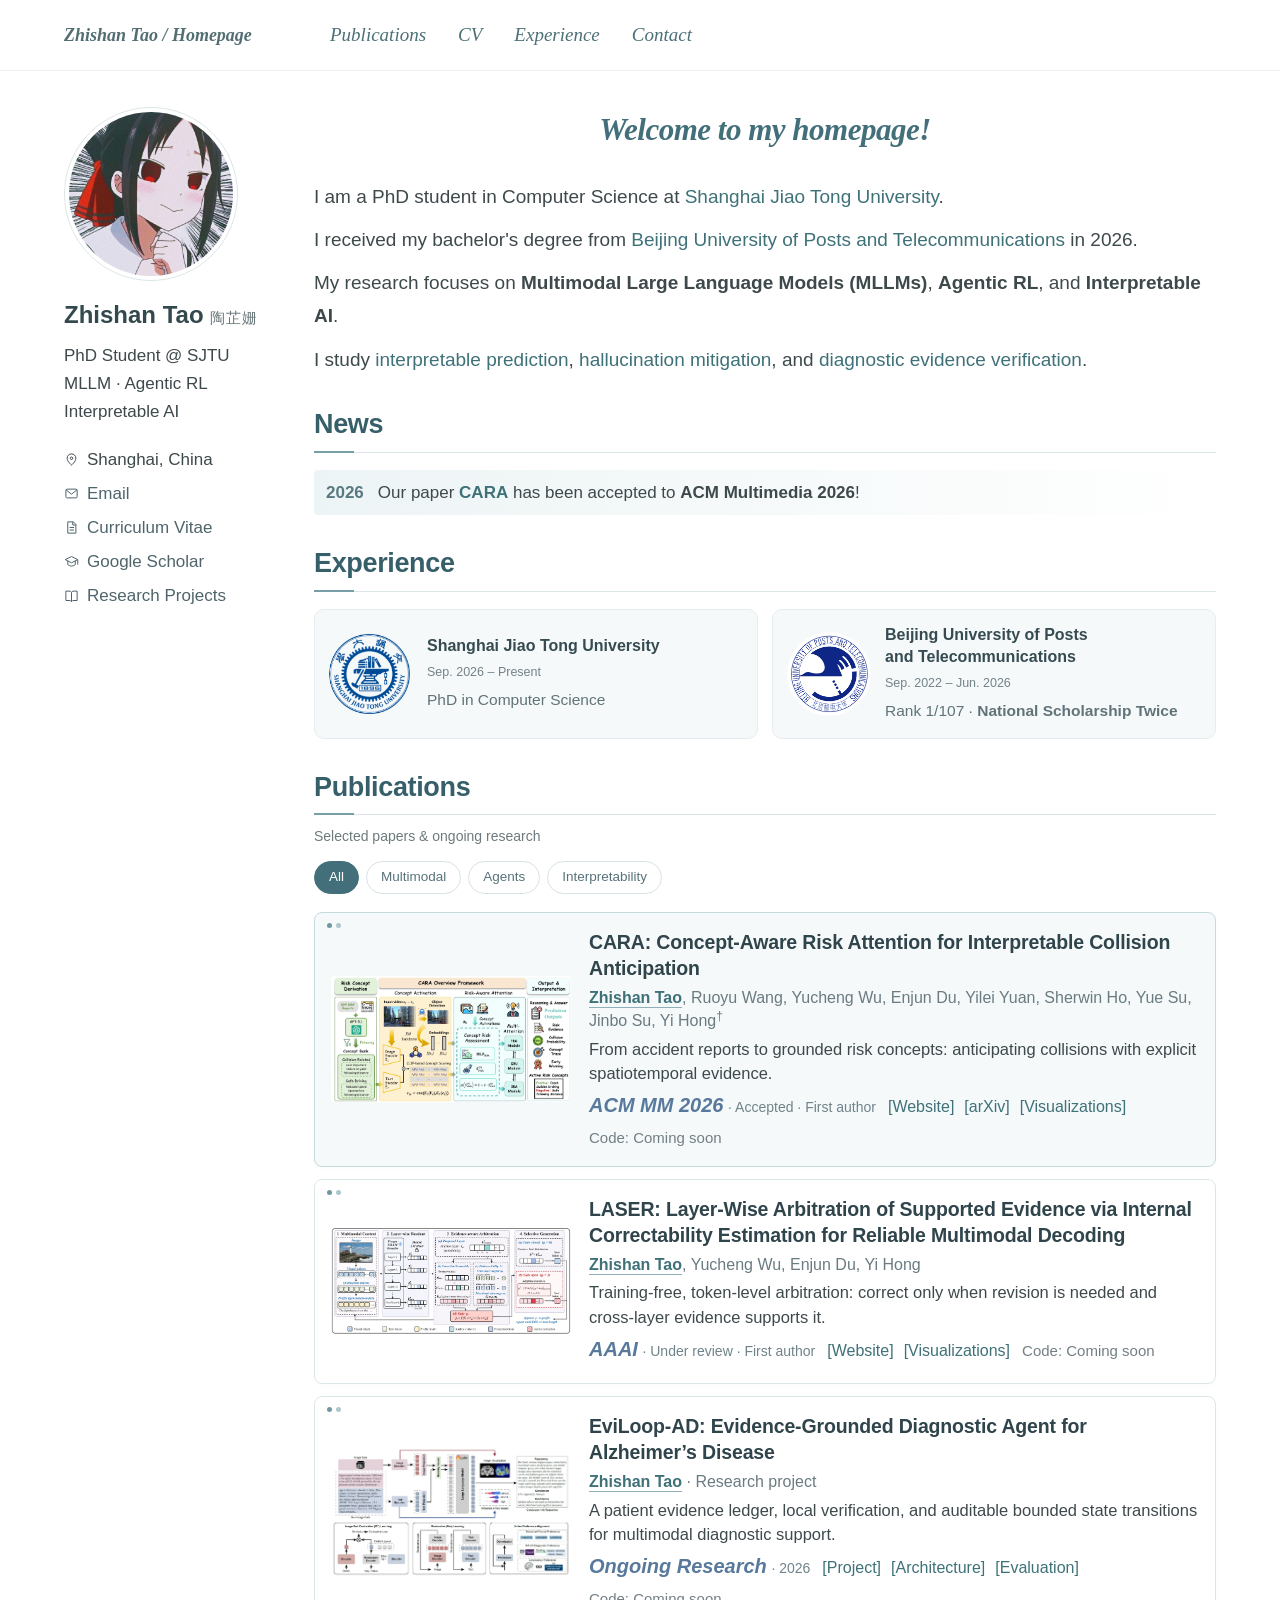
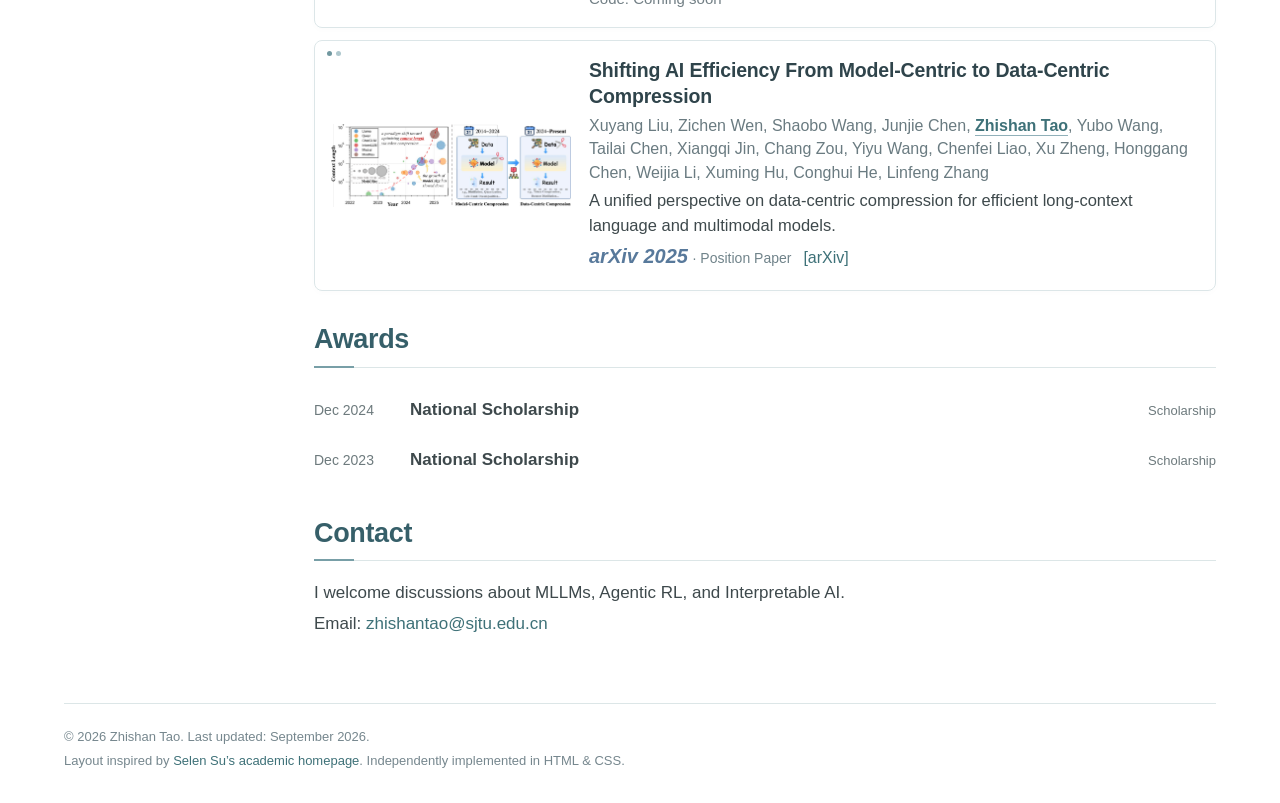
<file: index.html>
<!doctype html>
<html lang="en">
<head>
  <meta charset="utf-8"><meta name="viewport" content="width=device-width, initial-scale=1">
  <meta name="description" content="Zhishan Tao — PhD student at Shanghai Jiao Tong University. Research in multimodal large language models, agentic reinforcement learning, and interpretable AI.">
  <title>Zhishan Tao / Homepage</title>
  <link rel="icon" href="assets/favicon.svg" type="image/svg+xml"><link rel="stylesheet" href="styles.css?v=20260922-3"><script src="site.js" defer></script>
</head>
<body>
<a class="skip-link" href="#main">Skip to content</a>
<header class="masthead"><div class="nav-inner"><a class="brand" href="index.html">Zhishan Tao / Homepage</a><nav class="navigation" aria-label="Main navigation"><a href="#research">Publications</a><a href="cv.html">CV</a><a href="#education">Experience</a><a href="#contact">Contact</a></nav></div></header>
<div class="layout">
  <aside class="author" aria-label="About the author">
    <img class="portrait" src="assets/portrait.jpg?v=huiye" alt="Zhishan Tao's illustrated avatar" width="174" height="174">
    <h1>Zhishan Tao <span class="chinese-name" lang="zh-CN">陶芷姗</span></h1>
    <p class="bio">PhD Student @ SJTU<br>MLLM · Agentic RL<br>Interpretable AI</p>
    <ul class="author-links">
      <li class="location"><svg aria-hidden="true" viewBox="0 0 24 24"><path d="M19 10c0 5-7 11-7 11S5 15 5 10a7 7 0 1 1 14 0Z"/><circle cx="12" cy="10" r="2"/></svg>Shanghai, China</li>
      <li><a href="mailto:zhishantao@sjtu.edu.cn"><svg aria-hidden="true" viewBox="0 0 24 24"><rect x="3" y="5" width="18" height="14" rx="2"/><path d="m3 6 9 7 9-7"/></svg>Email</a></li>
      <li><a href="cv.html"><svg aria-hidden="true" viewBox="0 0 24 24"><path d="M6 3h9l4 4v14H6Z M14 3v5h5 M9 12h7 M9 16h7"/></svg>Curriculum Vitae</a></li>
      <li><a href="https://scholar.google.com/citations?hl=zh-CN&amp;user=I8HT--kAAAAJ"><svg aria-hidden="true" viewBox="0 0 24 24"><path d="m2 9 10-5 10 5-10 5Z M6 11v6c4 3 8 3 12 0v-6 M22 9v8"/></svg>Google Scholar</a></li>
      <li><a href="#research"><svg aria-hidden="true" viewBox="0 0 24 24"><path d="M3 5h7l2 2 2-2h7v15h-7l-2 2-2-2H3Z M12 7v15"/></svg>Research Projects</a></li>
    </ul>
  </aside>
  <main id="main" class="content">
    <section class="intro" aria-label="Introduction">
      <h2 class="welcome">Welcome to my homepage!</h2>
      <p>I am a PhD student in Computer Science at <a href="https://www.sjtu.edu.cn/">Shanghai Jiao Tong University</a>.</p>
      <p>I received my bachelor's degree from <a href="https://www.bupt.edu.cn/">Beijing University of Posts and Telecommunications</a> in 2026.</p>
      <p>My research focuses on <strong>Multimodal Large Language Models (MLLMs)</strong>, <strong>Agentic RL</strong>, and <strong>Interpretable AI</strong>.</p>
      <p>I study <a href="projects/cara.html">interpretable prediction</a>, <a href="projects/laser.html">hallucination mitigation</a>, and <a href="projects/eviloop-ad.html">diagnostic evidence verification</a>.</p>
    </section>
    <section class="section" aria-labelledby="news-title"><h2 id="news-title">News</h2><div class="news-item"><span class="news-date">2026</span>Our paper <a href="projects/cara.html"><strong>CARA</strong></a> has been accepted to <strong>ACM Multimedia 2026</strong>!</div></section>
    <section id="education" class="section" aria-labelledby="education-title">
      <h2 id="education-title">Experience</h2>
      <div class="education-grid">
        <article class="education-card"><img class="school-logo" src="assets/sjtu-logo.png?v=blue-round" alt="Shanghai Jiao Tong University emblem" width="58" height="58"><div><h3>Shanghai Jiao Tong University</h3><p class="date">Sep. 2026 – Present</p><p>PhD in Computer Science</p></div></article>
        <article class="education-card"><img class="school-logo" src="assets/bupt-logo.png" alt="Beijing University of Posts and Telecommunications emblem" width="58" height="58"><div><h3>Beijing University of Posts<br>and Telecommunications</h3><p class="date">Sep. 2022 – Jun. 2026</p><p>Rank 1/107 · <strong>National Scholarship Twice</strong></p></div></article>
      </div>
    </section>
    <section id="research" class="section" aria-labelledby="research-title">
      <h2 id="research-title">Publications</h2>
      <p class="section-note">Selected papers &amp; ongoing research</p>
      <div class="filters" role="group" aria-label="Filter research projects"><button type="button" class="filter" data-filter="all" aria-pressed="true">All</button><button type="button" class="filter" data-filter="multimodal" aria-pressed="false">Multimodal</button><button type="button" class="filter" data-filter="agents" aria-pressed="false">Agents</button><button type="button" class="filter" data-filter="interpretability" aria-pressed="false">Interpretability</button></div>
      <span id="filter-status" role="status" style="position:absolute;width:1px;height:1px;overflow:hidden;clip-path:inset(50%)">4 projects shown</span>
      <div class="research-list">
        <article class="paper-card featured" data-topics="multimodal interpretability">
          <a class="paper-image" href="projects/cara.html" tabindex="-1" aria-hidden="true"><img src="assets/cara-framework.webp" alt="" width="200" height="110" loading="lazy"></a>
          <div class="paper-content"><h3><a href="projects/cara.html">CARA: Concept-Aware Risk Attention for Interpretable Collision Anticipation</a></h3><p class="authors"><strong><a href="https://openreview.net/profile?id=~Zhishan_Tao1">Zhishan Tao</a></strong>, Ruoyu Wang, Yucheng Wu, Enjun Du, Yilei Yuan, Sherwin Ho, Yue Su, Jinbo Su, Yi Hong<sup title="Corresponding author">†</sup></p><p class="paper-summary">From accident reports to grounded risk concepts: anticipating collisions with explicit spatiotemporal evidence.</p><div class="paper-meta"><p class="venue venue-acm"><strong class="venue-name">ACM MM 2026</strong> <span class="venue-detail">· Accepted · First author</span></p><div class="paper-resource-row"><div class="paper-links"><a href="projects/cara.html">[Website]</a><a href="https://arxiv.org/abs/2607.22494">[arXiv]</a><a href="projects/cara.html#visualizations">[Visualizations]</a></div><p class="code-status" lang="en">Code: Coming soon</p></div></div></div>
        </article>
        <article class="paper-card" data-topics="multimodal interpretability">
          <a class="paper-image" href="projects/laser.html" tabindex="-1" aria-hidden="true"><img src="assets/laser-framework.webp" alt="" width="200" height="90" loading="lazy"></a>
          <div class="paper-content"><h3><a href="projects/laser.html">LASER: Layer-Wise Arbitration of Supported Evidence via Internal Correctability Estimation for Reliable Multimodal Decoding</a></h3><p class="authors"><strong><a href="https://openreview.net/profile?id=~Zhishan_Tao1">Zhishan Tao</a></strong>, Yucheng Wu, Enjun Du, Yi Hong</p><p class="paper-summary">Training-free, token-level arbitration: correct only when revision is needed and cross-layer evidence supports it.</p><div class="paper-meta"><p class="venue venue-aaai"><strong class="venue-name">AAAI</strong> <span class="venue-detail">· Under review · First author</span></p><div class="paper-resource-row"><div class="paper-links"><a href="projects/laser.html">[Website]</a><a href="projects/laser.html#visualizations">[Visualizations]</a></div><p class="code-status" lang="en">Code: Coming soon</p></div></div></div>
        </article>
        <article class="paper-card" data-topics="multimodal agents">
          <a class="paper-image" href="projects/eviloop-ad.html" tabindex="-1" aria-hidden="true"><img src="assets/ad-backbone.webp" alt="" width="200" height="125" loading="lazy"></a>
          <div class="paper-content"><h3><a href="projects/eviloop-ad.html">EviLoop-AD: Evidence-Grounded Diagnostic Agent for Alzheimer’s Disease</a></h3><p class="authors"><strong><a href="https://openreview.net/profile?id=~Zhishan_Tao1">Zhishan Tao</a></strong> · Research project</p><p class="paper-summary">A patient evidence ledger, local verification, and auditable bounded state transitions for multimodal diagnostic support.</p><div class="paper-meta"><p class="venue venue-project"><strong class="venue-name">Ongoing Research</strong> <span class="venue-detail">· 2026</span></p><div class="paper-resource-row"><div class="paper-links"><a href="projects/eviloop-ad.html">[Project]</a><a href="projects/eviloop-ad.html#architecture">[Architecture]</a><a href="projects/eviloop-ad.html#evaluation">[Evaluation]</a></div><p class="code-status" lang="en">Code: Coming soon</p></div></div></div>
        </article>
        <article class="paper-card" data-topics="multimodal">
          <a class="paper-image" href="https://arxiv.org/abs/2505.19147" tabindex="-1" aria-hidden="true"><img src="assets/data-centric-compression.png" alt="Figure 1 from Liu et al. (2025): the shift from model-centric to data-centric compression." width="971" height="337" loading="lazy"></a>
          <div class="paper-content">
            <h3><a href="https://arxiv.org/abs/2505.19147">Shifting AI Efficiency From Model-Centric to Data-Centric Compression</a></h3>
            <p class="authors">Xuyang Liu, Zichen Wen, Shaobo Wang, Junjie Chen, <strong><a href="https://openreview.net/profile?id=~Zhishan_Tao1">Zhishan Tao</a></strong>, Yubo Wang, Tailai Chen, Xiangqi Jin, Chang Zou, Yiyu Wang, Chenfei Liao, Xu Zheng, Honggang Chen, Weijia Li, Xuming Hu, Conghui He, Linfeng Zhang</p>
            <p class="paper-summary">A unified perspective on data-centric compression for efficient long-context language and multimodal models.</p>
            <div class="paper-meta"><p class="venue"><strong class="venue-name">arXiv 2025</strong> <span class="venue-detail">· Position Paper</span></p><div class="paper-links"><a href="https://arxiv.org/abs/2505.19147">[arXiv]</a></div></div>
          </div>
        </article>
      </div>
    </section>
    <section id="awards" class="section" aria-labelledby="awards-title">
      <h2 id="awards-title">Awards</h2>
      <ul class="awards-list">
        <li><time datetime="2024-12">Dec 2024</time><strong>National Scholarship</strong><span class="award-category">Scholarship</span></li>
        <li><time datetime="2023-12">Dec 2023</time><strong>National Scholarship</strong><span class="award-category">Scholarship</span></li>
      </ul>
    </section>
    <section id="contact" class="section" aria-labelledby="contact-title"><h2 id="contact-title">Contact</h2><p class="contact-note">I welcome discussions about MLLMs, Agentic RL, and Interpretable AI.<br>Email: <a href="mailto:zhishantao@sjtu.edu.cn">zhishantao@sjtu.edu.cn</a></p></section>
  </main>
</div>
<footer class="footer"><p>© 2026 Zhishan Tao. Last updated: September 2026.</p><p>Layout inspired by <a href="https://selen-suyue.github.io/">Selen Su’s academic homepage</a>. Independently implemented in HTML &amp; CSS.</p></footer>
</body></html>
</file>
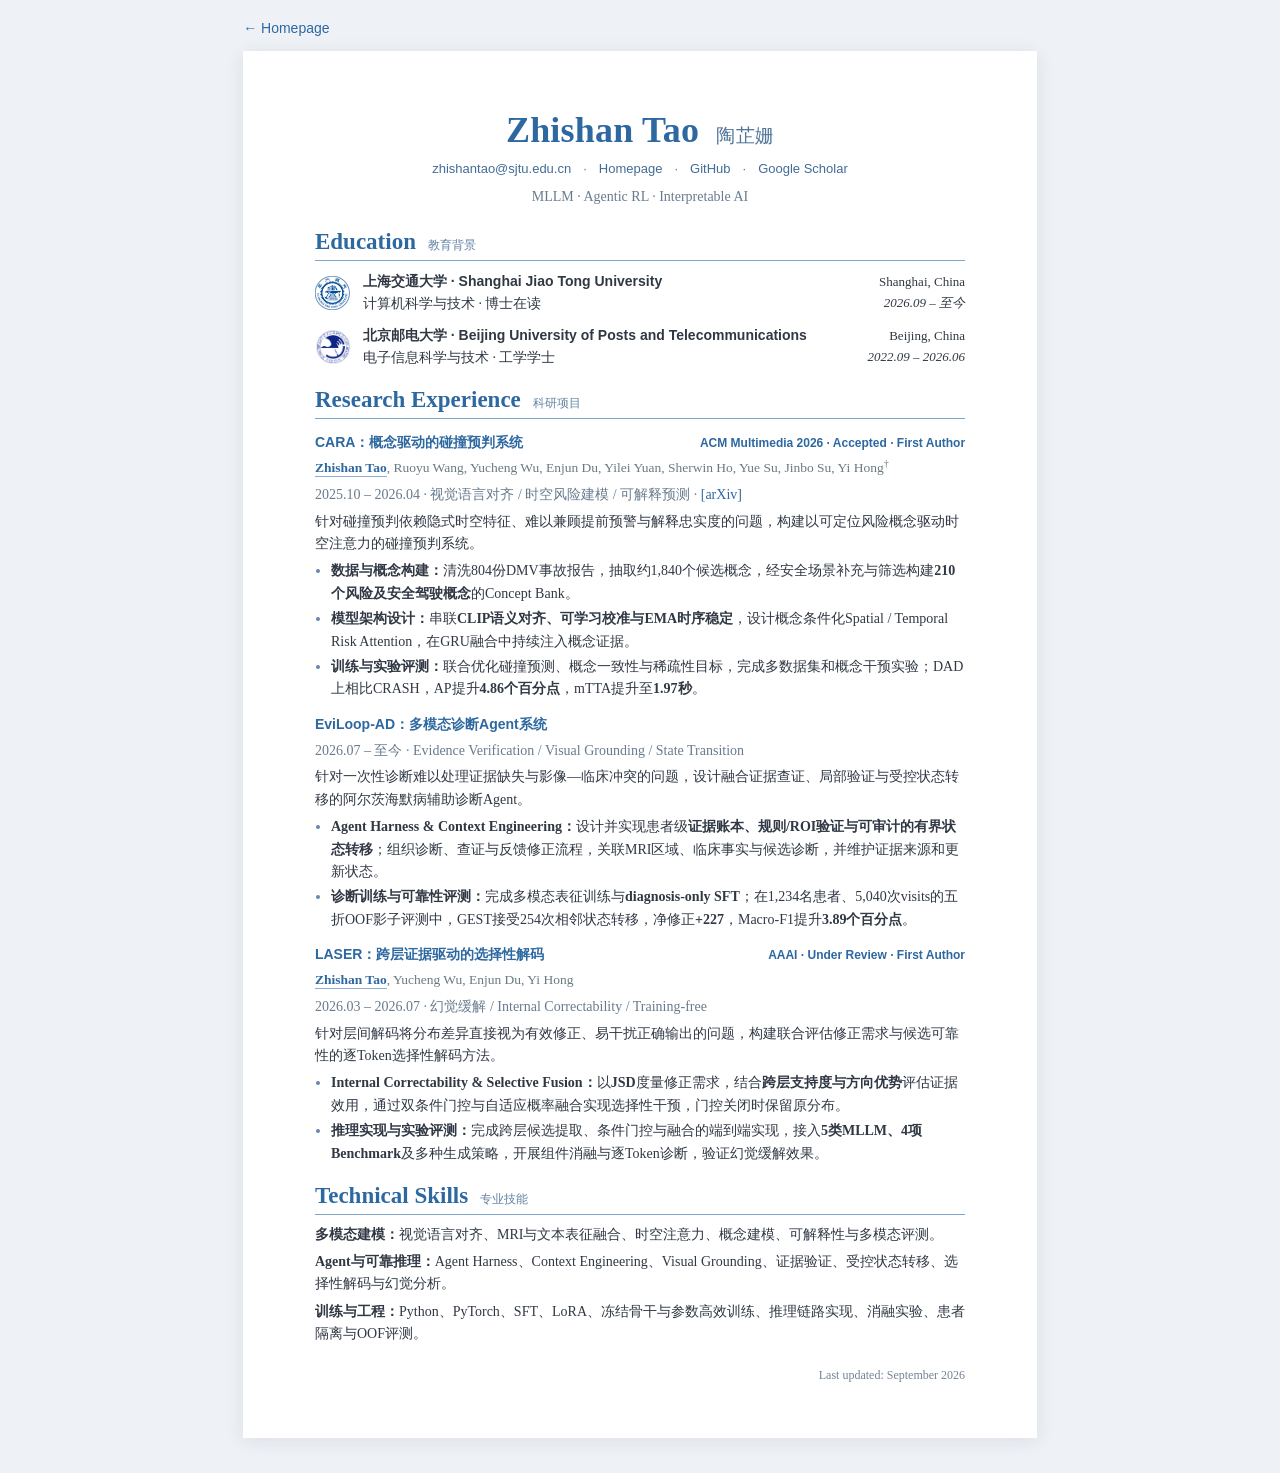
<file: cv.html>
<!doctype html>
<html lang="zh-CN">
<head>
  <meta charset="utf-8"><meta name="viewport" content="width=device-width, initial-scale=1">
  <meta name="description" content="陶芷姗 Zhishan Tao — 教育背景、论文、科研经历与专业技能。">
  <title>CV | Zhishan Tao</title>
  <link rel="icon" href="assets/favicon.svg"><link rel="stylesheet" href="styles.css">
</head>
<body class="resume-view">
<a class="skip-link" href="#main">跳转至简历</a>
<a class="resume-back" href="index.html">← Homepage</a>
<main id="main" class="resume-sheet">
  <header class="resume-header">
    <h1>Zhishan Tao <span>陶芷姗</span></h1>
    <div class="resume-contact"><a href="mailto:zhishantao@sjtu.edu.cn">zhishantao@sjtu.edu.cn</a><span aria-hidden="true">·</span><a href="index.html">Homepage</a><span aria-hidden="true">·</span><a href="https://github.com/Peach-mountain">GitHub</a><span aria-hidden="true">·</span><a href="https://scholar.google.com/citations?hl=zh-CN&amp;user=I8HT--kAAAAJ">Google Scholar</a></div>
    <p class="resume-focus">MLLM · Agentic RL · Interpretable AI</p>
  </header>
  <section class="resume-section">
    <h2>Education <span>教育背景</span></h2>
    <article class="resume-education"><img src="assets/sjtu-logo.png?v=blue-round" alt="上海交通大学校徽" width="36" height="36"><div><h3>上海交通大学 · Shanghai Jiao Tong University</h3><p>计算机科学与技术 · 博士在读</p></div><div class="resume-place">Shanghai, China<time>2026.09 – 至今</time></div></article>
    <article class="resume-education"><img src="assets/bupt-logo.png" alt="北京邮电大学校徽" width="36" height="36"><div><h3>北京邮电大学 · Beijing University of Posts and Telecommunications</h3><p>电子信息科学与技术 · 工学学士</p></div><div class="resume-place">Beijing, China<time>2022.09 – 2026.06</time></div></article>
  </section>
  <section class="resume-section">
    <h2>Research Experience <span>科研项目</span></h2>
    <article class="resume-project"><div class="resume-project-title"><h3><a href="projects/cara.html">CARA：概念驱动的碰撞预判系统</a></h3><span class="resume-project-status">ACM Multimedia 2026 · Accepted · First Author</span></div><p class="authors"><strong><a href="https://openreview.net/profile?id=~Zhishan_Tao1">Zhishan Tao</a></strong>, Ruoyu Wang, Yucheng Wu, Enjun Du, Yilei Yuan, Sherwin Ho, Yue Su, Jinbo Su, Yi Hong<sup title="Corresponding author">†</sup></p><p class="section-note">2025.10 – 2026.04 · 视觉语言对齐 / 时空风险建模 / 可解释预测 · <a href="https://arxiv.org/abs/2607.22494">[arXiv]</a></p><p>针对碰撞预判依赖隐式时空特征、难以兼顾提前预警与解释忠实度的问题，构建以可定位风险概念驱动时空注意力的碰撞预判系统。</p><ul><li><strong>数据与概念构建：</strong>清洗804份DMV事故报告，抽取约1,840个候选概念，经安全场景补充与筛选构建<strong>210个风险及安全驾驶概念</strong>的Concept Bank。</li><li><strong>模型架构设计：</strong>串联<strong>CLIP语义对齐、可学习校准与EMA时序稳定</strong>，设计概念条件化Spatial / Temporal Risk Attention，在GRU融合中持续注入概念证据。</li><li><strong>训练与实验评测：</strong>联合优化碰撞预测、概念一致性与稀疏性目标，完成多数据集和概念干预实验；DAD上相比CRASH，AP提升<strong>4.86个百分点</strong>，mTTA提升至<strong>1.97秒</strong>。</li></ul></article>
<article class="resume-project"><h3><a href="projects/eviloop-ad.html">EviLoop-AD：多模态诊断Agent系统</a></h3><p class="section-note">2026.07 – 至今 · Evidence Verification / Visual Grounding / State Transition</p><p>针对一次性诊断难以处理证据缺失与影像—临床冲突的问题，设计融合证据查证、局部验证与受控状态转移的阿尔茨海默病辅助诊断Agent。</p><ul><li><strong>Agent Harness &amp; Context Engineering：</strong>设计并实现患者级<strong>证据账本、规则/ROI验证与可审计的有界状态转移</strong>；组织诊断、查证与反馈修正流程，关联MRI区域、临床事实与候选诊断，并维护证据来源和更新状态。</li><li><strong>诊断训练与可靠性评测：</strong>完成多模态表征训练与<strong>diagnosis-only SFT</strong>；在1,234名患者、5,040次visits的五折OOF影子评测中，GEST接受254次相邻状态转移，净修正<strong>+227</strong>，Macro-F1提升<strong>3.89个百分点</strong>。</li></ul></article>
<article class="resume-project"><div class="resume-project-title"><h3><a href="projects/laser.html">LASER：跨层证据驱动的选择性解码</a></h3><span class="resume-project-status">AAAI · Under Review · First Author</span></div><p class="authors"><strong><a href="https://openreview.net/profile?id=~Zhishan_Tao1">Zhishan Tao</a></strong>, Yucheng Wu, Enjun Du, Yi Hong</p><p class="section-note">2026.03 – 2026.07 · 幻觉缓解 / Internal Correctability / Training-free</p><p>针对层间解码将分布差异直接视为有效修正、易干扰正确输出的问题，构建联合评估修正需求与候选可靠性的逐Token选择性解码方法。</p><ul><li><strong>Internal Correctability &amp; Selective Fusion：</strong>以<strong>JSD</strong>度量修正需求，结合<strong>跨层支持度与方向优势</strong>评估证据效用，通过双条件门控与自适应概率融合实现选择性干预，门控关闭时保留原分布。</li><li><strong>推理实现与实验评测：</strong>完成跨层候选提取、条件门控与融合的端到端实现，接入<strong>5类MLLM、4项Benchmark</strong>及多种生成策略，开展组件消融与逐Token诊断，验证幻觉缓解效果。</li></ul></article>
  </section>
  <section class="resume-section resume-skills">
    <h2>Technical Skills <span>专业技能</span></h2>
    <p><strong>多模态建模：</strong>视觉语言对齐、MRI与文本表征融合、时空注意力、概念建模、可解释性与多模态评测。</p><p><strong>Agent与可靠推理：</strong>Agent Harness、Context Engineering、Visual Grounding、证据验证、受控状态转移、选择性解码与幻觉分析。</p><p><strong>训练与工程：</strong>Python、PyTorch、SFT、LoRA、冻结骨干与参数高效训练、推理链路实现、消融实验、患者隔离与OOF评测。</p>
  </section>
  <footer class="resume-footer">Last updated: September 2026</footer>
</main>
</body>
</html>
</file>
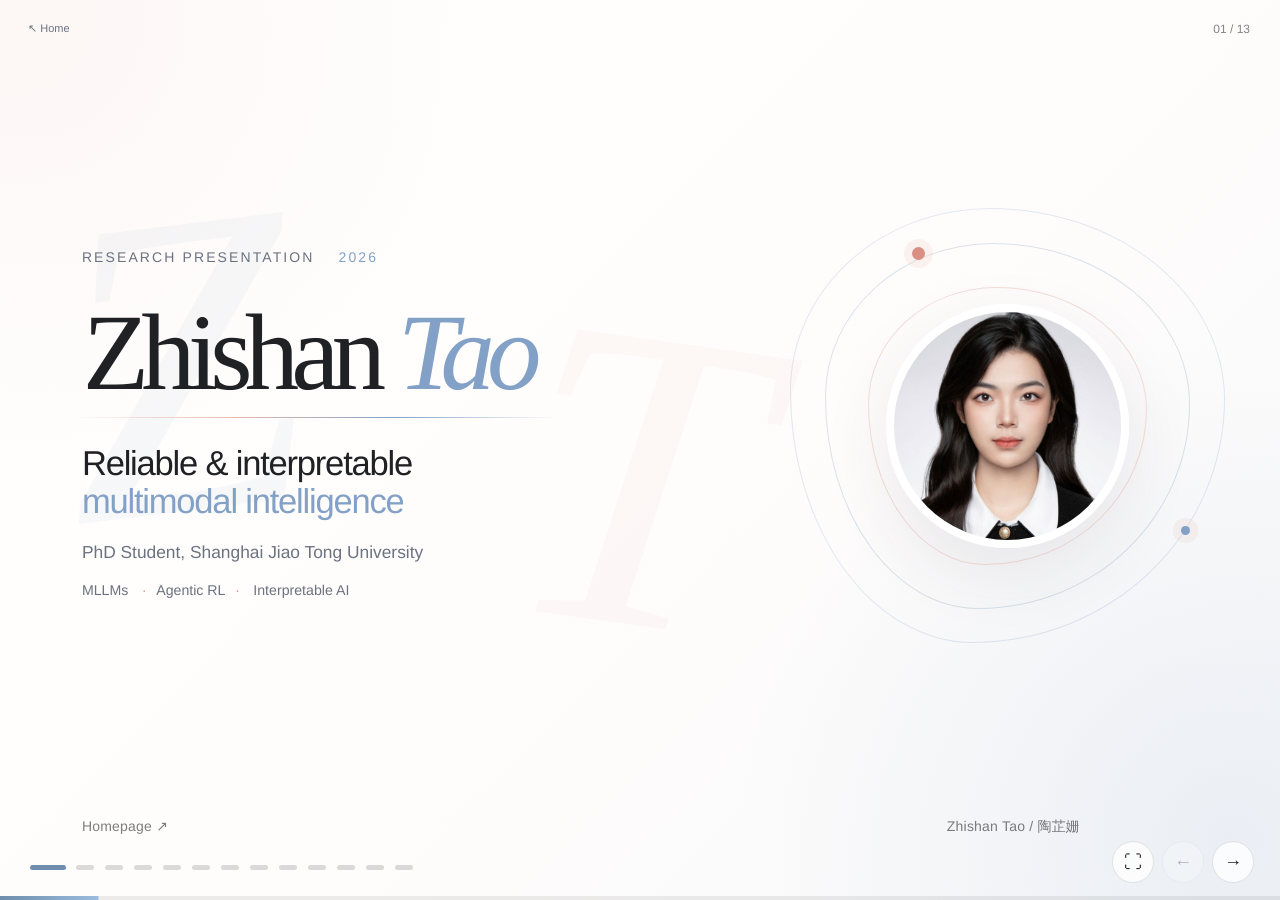
<file: slides.html>
<!doctype html>
<html lang="en">
<head>
  <meta charset="utf-8">
  <meta name="viewport" content="width=device-width, initial-scale=1, viewport-fit=cover">
  <meta name="theme-color" content="#fffdfc">
  <meta name="description" content="Zhishan Tao’s research slides: CARA, EviLoop-AD and LASER. Interpretable prediction, evidence-grounded agents and reliable multimodal decoding.">
  <title>Zhishan Tao · Research Slides</title>
  <link rel="icon" href="assets/favicon.svg" type="image/svg+xml">
  <link rel="stylesheet" href="slides.css?v=20260924-laser-notes">
  <script src="slides.js?v=20260922-1" defer></script>
</head>
<body>
<main class="deck" aria-label="Research presentation">
  <section class="slide hero active" id="slide-1" data-title="Opening" aria-labelledby="opening-title">
    <div class="slide-body opening-composition">
      <div class="name-stage">
        <p class="hero-kicker reveal">Research presentation <span>2026</span></p>
        <div class="name-lockup reveal"><h1 id="opening-title" class="hero-name">Zhishan <em>Tao</em></h1></div>
        <div class="hero-intro reveal"><p class="hero-thesis">Reliable &amp; interpretable<br><span class="accent">multimodal intelligence</span></p><p class="hero-meta">PhD Student, Shanghai Jiao Tong University</p><p class="hero-directions">MLLMs <span>Agentic RL</span> Interpretable AI</p></div>
      </div>
      <div class="hero-orbit reveal" aria-label="Portrait of Zhishan Tao"><span class="orbit-line" aria-hidden="true"></span><img class="portrait" src="assets/slides-portrait.jpg" width="618" height="875" alt="Zhishan Tao"><i class="orbit-dot one" aria-hidden="true"></i><i class="orbit-dot two" aria-hidden="true"></i></div>
    </div>
    <footer class="slide-foot"><a href="index.html">Homepage ↗</a><span>Zhishan Tao / 陶芷姗</span></footer>
  </section>

  <section class="slide" id="slide-2" data-title="Experience" aria-labelledby="experience-title">
    <header><div class="eyebrow reveal">Experience</div><h2 class="slide-title reveal" id="experience-title">Education &amp;<br><span class="accent">research interests</span></h2></header>
    <div class="slide-body education-layout">
      <div class="experience-line reveal">
        <article class="exp-item"><div class="exp-logo"><img src="assets/bupt-logo.png" alt="BUPT emblem" width="90" height="90"></div><time>Sep. 2022 – Jun. 2026</time><h3>Beijing University of Posts<br>and Telecommunications</h3><p>B.Eng. in Electronic Information Science and Technology</p><p class="achievement"><b>Rank 1/107</b> · <b>National Scholarship Twice</b></p><p class="award-dates">December 2023 &amp; 2024</p></article>
        <article class="exp-item"><div class="exp-logo"><img src="assets/sjtu-logo.png" alt="SJTU emblem" width="90" height="90"></div><time>Sep. 2026 – Present</time><h3>Shanghai Jiao Tong<br>University</h3><p>PhD in Computer Science</p></article>
      </div>
      <div class="research-interests reveal"><span class="small-label">Research interests</span><p>Multimodal Large<br>Language Models</p><p>Agentic RL</p><p>Interpretable AI</p></div>
    </div>
    <footer class="slide-foot"><a href="cv.html">Curriculum vitae ↗</a><span>02</span></footer>
  </section>

  <section class="slide rose" id="slide-3" data-title="Selected works" aria-labelledby="works-title">
    <header><div class="eyebrow reveal">Selected works</div><h2 class="slide-title reveal" id="works-title">Evidence for<br><span class="accent">multimodal decisions</span></h2></header>
    <div class="slide-body work-cards">
      <a class="work-card reveal" href="#slide-4"><div class="work-card-head"><span>01</span><span>CARA</span></div><div class="work-card-media"><img src="assets/cara-framework.webp" alt="CARA framework" width="2706" height="1418"></div><h3>Interpretable prediction</h3><p>Ground collision anticipation in human-readable risk concepts.</p><span class="work-status">ACM Multimedia 2026 · First author</span></a>
      <a class="work-card reveal" href="#slide-7"><div class="work-card-head"><span>02</span><span>EviLoop-AD</span></div><div class="work-card-media"><img src="assets/ad-backbone.webp" alt="AD multimodal backbone" width="1089" height="590"></div><h3>Evidence-grounded agents</h3><p>Verify patient evidence before accepting a diagnostic state transition.</p><span class="work-status">Ongoing research</span></a>
      <a class="work-card reveal" href="#slide-10"><div class="work-card-head"><span>03</span><span>LASER</span></div><div class="work-card-media"><img src="assets/laser-framework.webp" alt="LASER method" width="1455" height="654"></div><h3>Reliable decoding</h3><p>Revise a token only when cross-layer evidence supports correction.</p><span class="work-status">AAAI · Under review · First author</span></a>
    </div>
    <footer class="slide-foot"><span>Prediction / Verification / Correction</span><span>03</span></footer>
  </section>

  <section class="slide coral" id="slide-4" data-title="CARA · Motivation" aria-labelledby="cara-motivation-title">
    <header><div class="eyebrow reveal">CARA · 01 / 03</div><h2 class="slide-title reveal" id="cara-motivation-title">Collision anticipation with<br><span class="accent">visible risk concepts</span></h2></header>
    <div class="slide-body concept-layout">
      <figure class="media-frame reveal"><button class="zoom-image" type="button" aria-label="Enlarge CARA concept visualization"><img src="assets/cara-concepts.webp" alt="Video frames and localized driving concepts with their risk responses" width="1580" height="1200"></button></figure>
      <div class="editorial-copy"><div class="reveal"><span class="small-label">The problem</span><h3>A risk score needs<br>an explanation</h3><p>Implicit video features make it difficult to inspect which scene evidence drives an early warning.</p></div><div class="reveal"><span class="small-label">My contribution</span><h3>210 grounded concepts</h3><p>I built a risk and safe-driving concept bank from <strong>804 DMV reports</strong> and about <strong>1,840 initial candidates</strong>.</p></div></div>
    </div>
    <footer class="slide-foot"><a href="projects/cara.html">CARA project ↗</a><span>04</span></footer>
  </section>

  <section class="slide" id="slide-5" data-title="CARA · Method" aria-labelledby="cara-method-title">
    <header><div class="eyebrow reveal">CARA · 02 / 03</div><h2 class="slide-title reveal" id="cara-method-title">Concepts guide<br><span class="accent">spatial &amp; temporal attention</span></h2></header>
    <div class="slide-body method-grid">
      <figure class="media-frame reveal"><button class="zoom-image" type="button" aria-label="Enlarge CARA framework"><img src="assets/cara-framework.webp" alt="CARA framework: concept activation, risk-aware attention and collision prediction" width="2706" height="1418"></button></figure>
      <div class="method-notes">
        <div class="method-note reveal"><b>01 · Grounding</b><h3>Concept activation</h3><p>CLIP alignment, learnable calibration and EMA temporal stabilization.</p></div>
        <div class="method-note reveal"><b>02 · Modeling</b><h3>Risk-aware attention</h3><p>Concepts condition spatial and temporal attention, with evidence injected into GRU fusion.</p></div>
        <div class="method-note reveal"><b>03 · Learning</b><h3>Faithful prediction</h3><p>Joint prediction, concept consistency and sparsity objectives, tested with concept interventions.</p></div>
      </div>
    </div>
    <footer class="slide-foot"><a href="https://arxiv.org/abs/2607.22494">ACM Multimedia 2026 · Accepted · First author ↗</a><span>05</span></footer>
  </section>

  <section class="slide" id="slide-6" data-title="CARA · Results" aria-labelledby="cara-results-title">
    <header><div class="eyebrow reveal">CARA · 03 / 03</div><h2 class="slide-title reveal" id="cara-results-title">Earlier warnings with<br><span class="accent">inspectable evidence</span></h2></header>
    <div class="slide-body results-layout">
      <figure class="media-frame reveal"><button class="zoom-image" type="button" aria-label="Enlarge CARA timeline results"><img src="assets/cara-timeline.webp" alt="Three driving scenes with synchronized video frames, collision times and predicted risk curves" width="1901" height="1350"></button></figure>
      <div class="metric-stack"><div class="big-metric reveal"><span class="small-label">DAD · Average precision</span><strong>75.37<span>%</span></strong><p><b>+4.86 pp</b> over CRASH (70.51%)</p></div><div class="big-metric reveal"><span class="small-label">DAD · Mean time-to-accident</span><strong>1.97<span>s</span></strong><p><b>+0.19 s</b> over CRASH (1.78 s)</p></div><p class="result-caption reveal">Frame-aligned risk curves show when an alert emerges. Concept responses make its visual evidence inspectable.</p></div>
    </div>
    <footer class="slide-foot"><a href="projects/cara.html#visualizations">CARA paper figures &amp; DAD comparison ↗</a><span>06</span></footer>
  </section>

  <section class="slide rose" id="slide-7" data-title="EviLoop-AD · SFT &amp; GRPO-RFT" aria-labelledby="ad-core-title">
    <header><div class="eyebrow reveal">EviLoop-AD · 01 / 03</div><h2 class="slide-title reveal" id="ad-core-title">Multimodal diagnosis<br><span class="accent">SFT &amp; GRPO-based RFT</span></h2></header>
    <div class="slide-body method-grid ad-method">
      <figure class="media-frame reveal"><button class="zoom-image" type="button" aria-label="Enlarge AD multimodal backbone"><img src="assets/ad-backbone.webp" alt="AD model architecture combining MRI and clinical text with visual evidence and diagnostic outputs" width="1089" height="590"></button></figure>
      <div class="method-notes">
        <div class="method-note reveal"><b>01 · Supervised fine-tuning</b><h3>SFT</h3><p>Learn evidence organization, tool calls and diagnostic responses.</p></div>
        <div class="method-note reveal"><b>02 · Reinforcement fine-tuning</b><h3>RFT with GRPO</h3><p>Optimize when to verify, revise or abstain through group-relative rewards.</p><p class="ad-rewards"><strong>Rewards</strong><br>Evidence validity<br>Diagnosis consistency<br>Safe abstention<br>Over-correction penalty</p></div>
      </div>
    </div>
    <footer class="slide-foot"><span>MRI + clinical text · Multimodal backbone and agent post-training</span><span>07</span></footer>
  </section>

  <section class="slide" id="slide-8" data-title="EviLoop-AD · Agent workflow" aria-labelledby="ad-agent-title">
    <header><div class="eyebrow reveal">EviLoop-AD · 02 / 03</div><h2 class="slide-title reveal" id="ad-agent-title">Verification before<br><span class="accent">a diagnostic state transition</span></h2><p class="slide-lede reveal">Agent Harness connects the patient evidence ledger to local verification and bounded decisions.</p></header>
    <div class="slide-body agent-body">
      <ol class="agent-flow" aria-label="Four-stage diagnostic agent workflow">
        <li class="agent-step reveal"><span class="step-number">01</span><span class="small-label">Context engineering</span><h3>Evidence<br>readiness</h3><p>Patient ledger<br>Source, visit time &amp; missingness</p></li>
        <li class="agent-step reveal"><span class="step-number">02</span><span class="small-label">Multimodal Core</span><h3>Initial<br>diagnosis</h3><p>MRI + clinical text<br>CN / MCI / AD</p></li>
        <li class="agent-step reveal"><span class="step-number">03</span><span class="small-label">Evidence verification</span><h3>Rules &amp;<br>ROI checks</h3><p>Visual Grounding<br>Conflicts &amp; candidate support</p></li>
        <li class="agent-step reveal"><span class="step-number">04</span><span class="small-label">GEST</span><h3>Bounded<br>transition</h3><p>Keep / adjacent change / abstain<br>Auditable decision record</p></li>
      </ol>
      <div class="feedback-loop reveal"><span class="feedback-arrow" aria-hidden="true">↶</span><p><strong>Active Investigation</strong><br>Record review, knowledge retrieval and MRI tools return evidence to local verification.</p><span class="feedback-label">Evidence feedback</span></div>
      <p class="scope-note reveal">Architecture schematic. The following results evaluate GEST in shadow mode, not the full external-tool workflow.</p>
    </div>
    <footer class="slide-foot"><a href="projects/eviloop-ad.html#architecture">Patient evidence ledger / Verification / Audit ↗</a><span>08</span></footer>
  </section>

  <section class="slide" id="slide-9" data-title="EviLoop-AD · Shadow evaluation" aria-labelledby="ad-results-title">
    <header><div class="eyebrow reveal">EviLoop-AD · 03 / 03</div><h2 class="slide-title reveal" id="ad-results-title">GEST shadow evaluation:<br><span class="accent">227 net additional correct predictions</span></h2><p class="slide-lede reveal">1,234 ADNI development patients · 5,040 visits · Patient-grouped five-fold OOF</p></header>
    <div class="slide-body gest-layout">
      <div class="gest-outcomes reveal"><span class="small-label">254 accepted adjacent-state transitions</span><div class="outcome"><span>Wrong → correct</span><strong>239</strong><div class="bar-track"><span class="bar positive" style="--value:94.0945%"></span></div></div><div class="outcome"><span>Correct → wrong</span><strong>12</strong><div class="bar-track"><span class="bar negative" style="--value:4.7244%"></span></div></div><div class="outcome"><span>Wrong → another wrong label</span><strong>3</strong><div class="bar-track"><span class="bar neutral" style="--value:1.1811%"></span></div></div><p class="calculation">239 − 12 = <b>+227</b> net correct predictions</p></div>
      <div class="metric-stack"><div class="big-metric reveal"><span class="small-label">Accepted correction precision</span><strong>94.09<span>%</span></strong><p>239 / 254 accepted candidates</p></div><div class="big-metric reveal"><span class="small-label">Macro-F1</span><strong>+3.89<span>pp</span></strong><p>Shadow evaluation improvement</p></div></div>
    </div>
    <footer class="slide-foot"><span>Development-set shadow results; main-model predictions unchanged. Not a clinical validation.</span><span>09</span></footer>
  </section>

  <section class="slide" id="slide-10" data-title="LASER · Method" aria-labelledby="laser-method-title">
    <header><div class="eyebrow reveal">LASER · 01 / 03</div><h2 class="slide-title reveal" id="laser-method-title">Selective correction with<br><span class="accent">cross-layer evidence</span></h2><p class="slide-lede reveal">Layer disagreement alone does not establish that a revision is reliable.</p></header>
    <div class="slide-body method-grid laser-method-layout">
      <figure class="media-frame reveal"><button class="zoom-image" type="button" aria-label="Enlarge LASER framework"><img src="assets/laser-framework.webp" alt="LASER: layer-wise readout, evidence-aware arbitration and selective generation" width="1455" height="654"></button></figure>
      <div class="method-notes"><div class="method-note reveal"><b>01 · Need</b><h3>Should we revise?</h3><p>Read layer distributions through the shared LM head. Estimate correction need with JSD.</p></div><div class="method-note reveal"><b>02 · Support</b><h3>Is evidence reliable?</h3><p>Assess cross-layer support and directional advantage in a shared candidate space.</p></div><div class="method-note reveal"><b>03 · Gate</b><h3>Selective fusion</h3><p>Fuse only when both conditions hold. Otherwise preserve the original distribution.</p></div></div>
    </div>
    <footer class="slide-foot"><a href="projects/laser.html">AAAI · Under review · First author ↗</a><span>10</span></footer>
  </section>

  <section class="slide rose" id="slide-11" data-title="LASER · Token-level behavior" aria-labelledby="laser-cases-title">
    <header><div class="eyebrow reveal">LASER · 02 / 03</div><h2 class="slide-title reveal" id="laser-cases-title">When to revise.<br><span class="accent">When to preserve.</span></h2></header>
    <div class="slide-body cases-layout">
      <figure class="media-frame reveal"><button class="zoom-image" type="button" aria-label="Enlarge LASER token-level cases"><img src="assets/laser-cases.webp" alt="Cat and shoe-rack examples with cross-layer token probabilities, gating and fusion weights" width="2925" height="1226"></button></figure>
      <div class="case-notes"><div class="reveal"><span class="small-label">Stable evidence</span><h3>“cat” / “shoes”</h3><p>Keep the gate closed and preserve the original distribution.</p></div><div class="reveal"><span class="small-label">Candidate correction</span><h3>“hiding” / “metal”</h3><p>Check correction need and evidence utility before fusion.</p></div></div>
    </div>
    <footer class="slide-foot"><span>Token-level diagnostics from the paper; not a full-answer before/after comparison.</span><span>11</span></footer>
  </section>

  <section class="slide" id="slide-12" data-title="LASER · Evaluation" aria-labelledby="laser-results-title">
    <header><div class="eyebrow reveal">LASER · 03 / 03</div><h2 class="slide-title reveal" id="laser-results-title">Hallucination reduction<br><span class="accent">without additional training</span></h2></header>
    <div class="slide-body laser-results">
      <div class="evaluation-table reveal"><table><caption>Selected LLaVA-1.5 results</caption><thead><tr><th scope="col">Evaluation</th><th scope="col">Comparator</th><th scope="col">LASER</th></tr></thead><tbody><tr><th scope="row">CHAIR<sub>s</sub> ↓ <small>Beam decoding</small></th><td><span>VISTA</span>17.7</td><td class="score">15.4</td></tr><tr><th scope="row">CHAIR<sub>i</sub> ↓ <small>Beam decoding</small></th><td><span>VISTA</span>6.5</td><td class="score">3.9</td></tr><tr><th scope="row">POPE F1 ↑</th><td><span>DeCo</span>86.2</td><td class="score">90.9</td></tr></tbody></table><p class="figure-caption">CHAIR and POPE retain the separate comparators reported in the paper.</p></div>
      <div class="evaluation-scope"><div class="scope-metric reveal"><strong>5</strong><span>multimodal model families</span></div><div class="scope-metric reveal"><strong>4</strong><span>benchmarks<br>CHAIR / POPE / AMBER / MME</span></div><div class="scope-metric reveal"><strong>0</strong><span>additional training updates</span></div><p class="reveal">Greedy, Beam and Nucleus decoding<br>Component ablations &amp; token-level analysis</p></div>
    </div>
    <footer class="slide-foot"><a href="projects/laser.html#method">LASER implementation &amp; evaluation ↗</a><span>12</span></footer>
  </section>

  <section class="slide closing" id="slide-13" data-title="Closing" aria-labelledby="closing-title">
    <div class="slide-body closing-wrap"><div><h2 class="reveal" id="closing-title">Thank you.</h2><div class="closing-summary reveal"><a href="#slide-4">CARA</a><a href="#slide-7">EviLoop-AD</a><a href="#slide-10">LASER</a></div><p class="closing-name reveal">Zhishan Tao</p><p class="closing-contact reveal"><a href="mailto:zhishantao@sjtu.edu.cn">zhishantao@sjtu.edu.cn</a><a href="index.html">peach-mountain.github.io ↗</a></p></div></div>
  </section>

  <div class="deck-ui"><a class="home-link" href="index.html" aria-label="Back to homepage">↖ Home</a><div class="slide-count" role="status" aria-live="polite" aria-atomic="true"><span id="current-count">01</span> / <span id="total-count">13</span></div><nav class="nav-dots" id="nav-dots" aria-label="Slide navigation"></nav><div class="controls"><button class="control fullscreen" id="fullscreen" type="button" aria-label="Enter fullscreen (F)" title="Fullscreen · F">⛶</button><button class="control" id="prev" type="button" aria-label="Previous slide" title="Previous · ←">←</button><button class="control" id="next" type="button" aria-label="Next slide" title="Next · → / Space">→</button></div><div class="progress" aria-hidden="true"><span id="progress-bar"></span></div></div>
</main>
<dialog class="image-dialog" aria-label="Enlarged research figure"><button class="dialog-close" type="button" aria-label="Close enlarged figure">×</button><img alt=""><p>Esc to close</p></dialog>
<noscript><p class="noscript-note">JavaScript is disabled. All slides appear below in reading order.</p></noscript>
<!-- Content sources: index.html and projects/cara.html, projects/eviloop-ad.html, projects/laser.html.
     Visual reference: https://selen-suyue.github.io/slides.html. Independently implemented for Zhishan Tao. -->
</body>
</html>
</file>
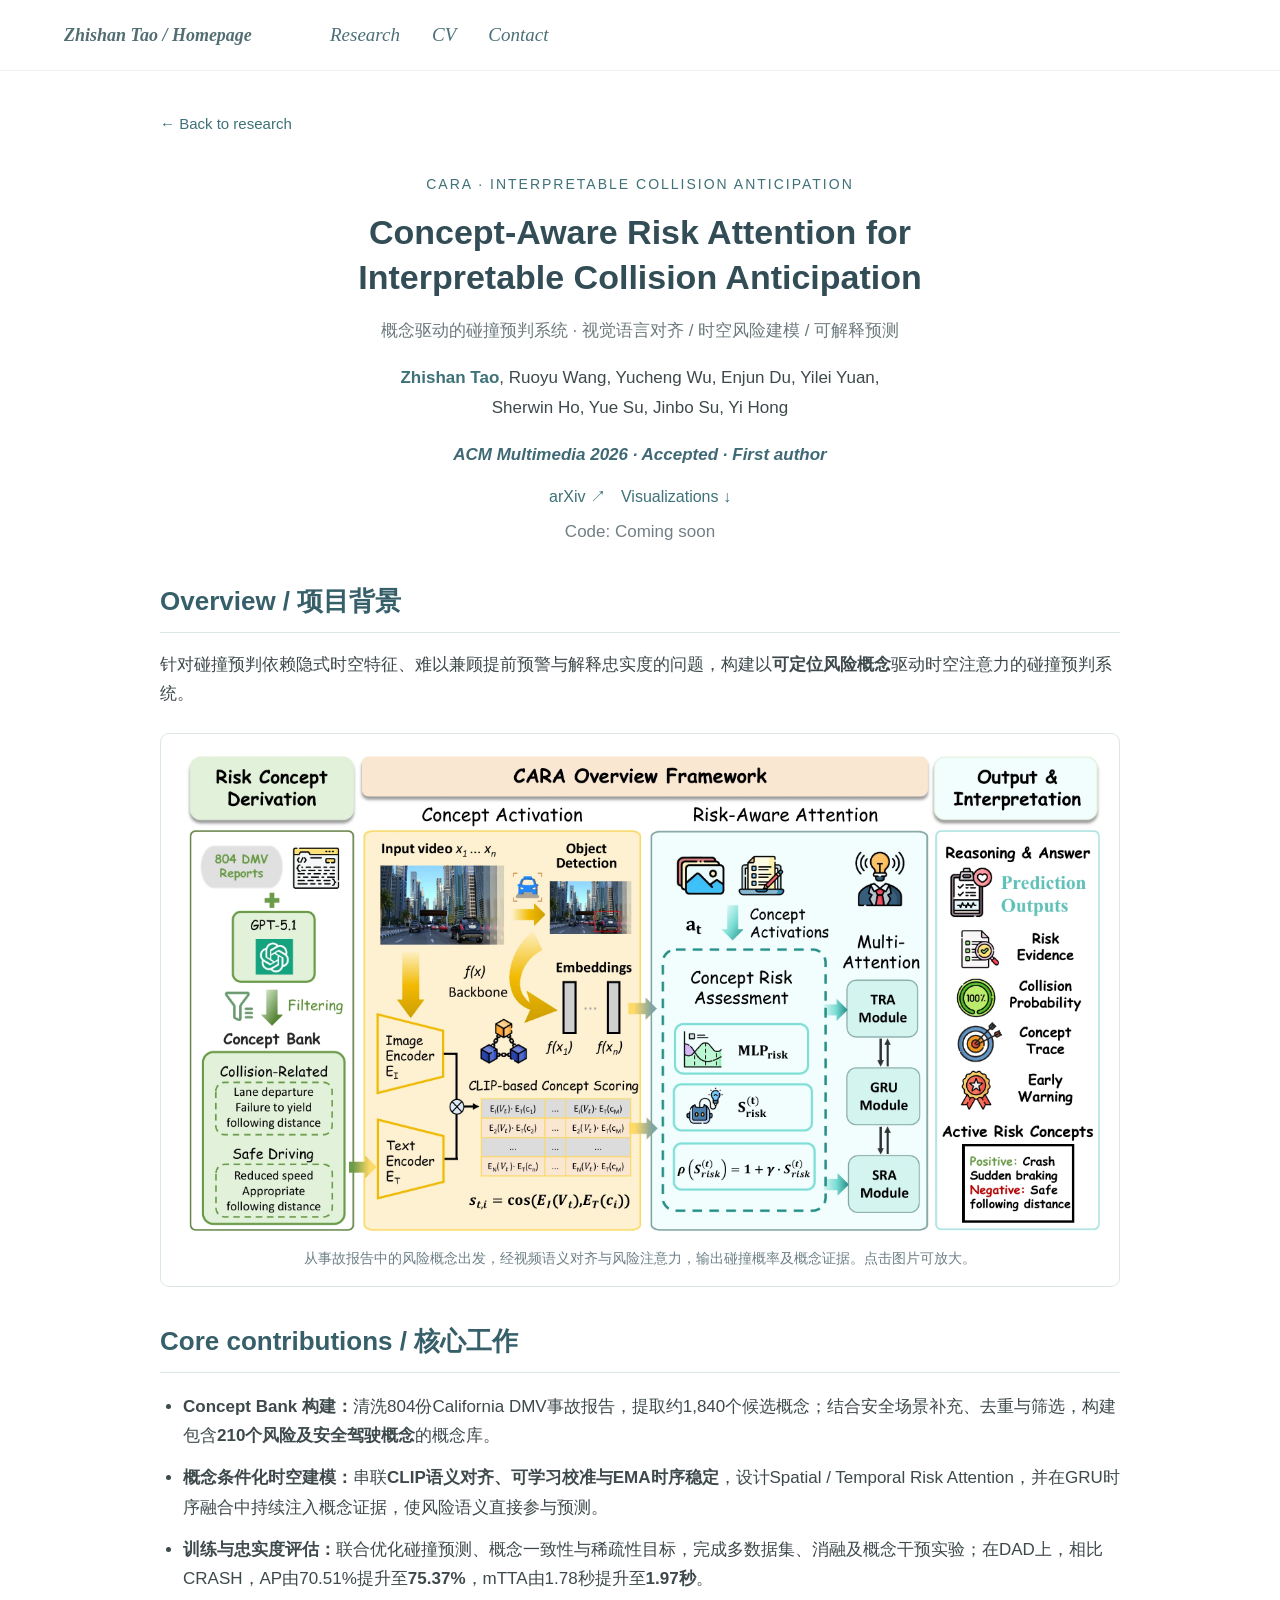
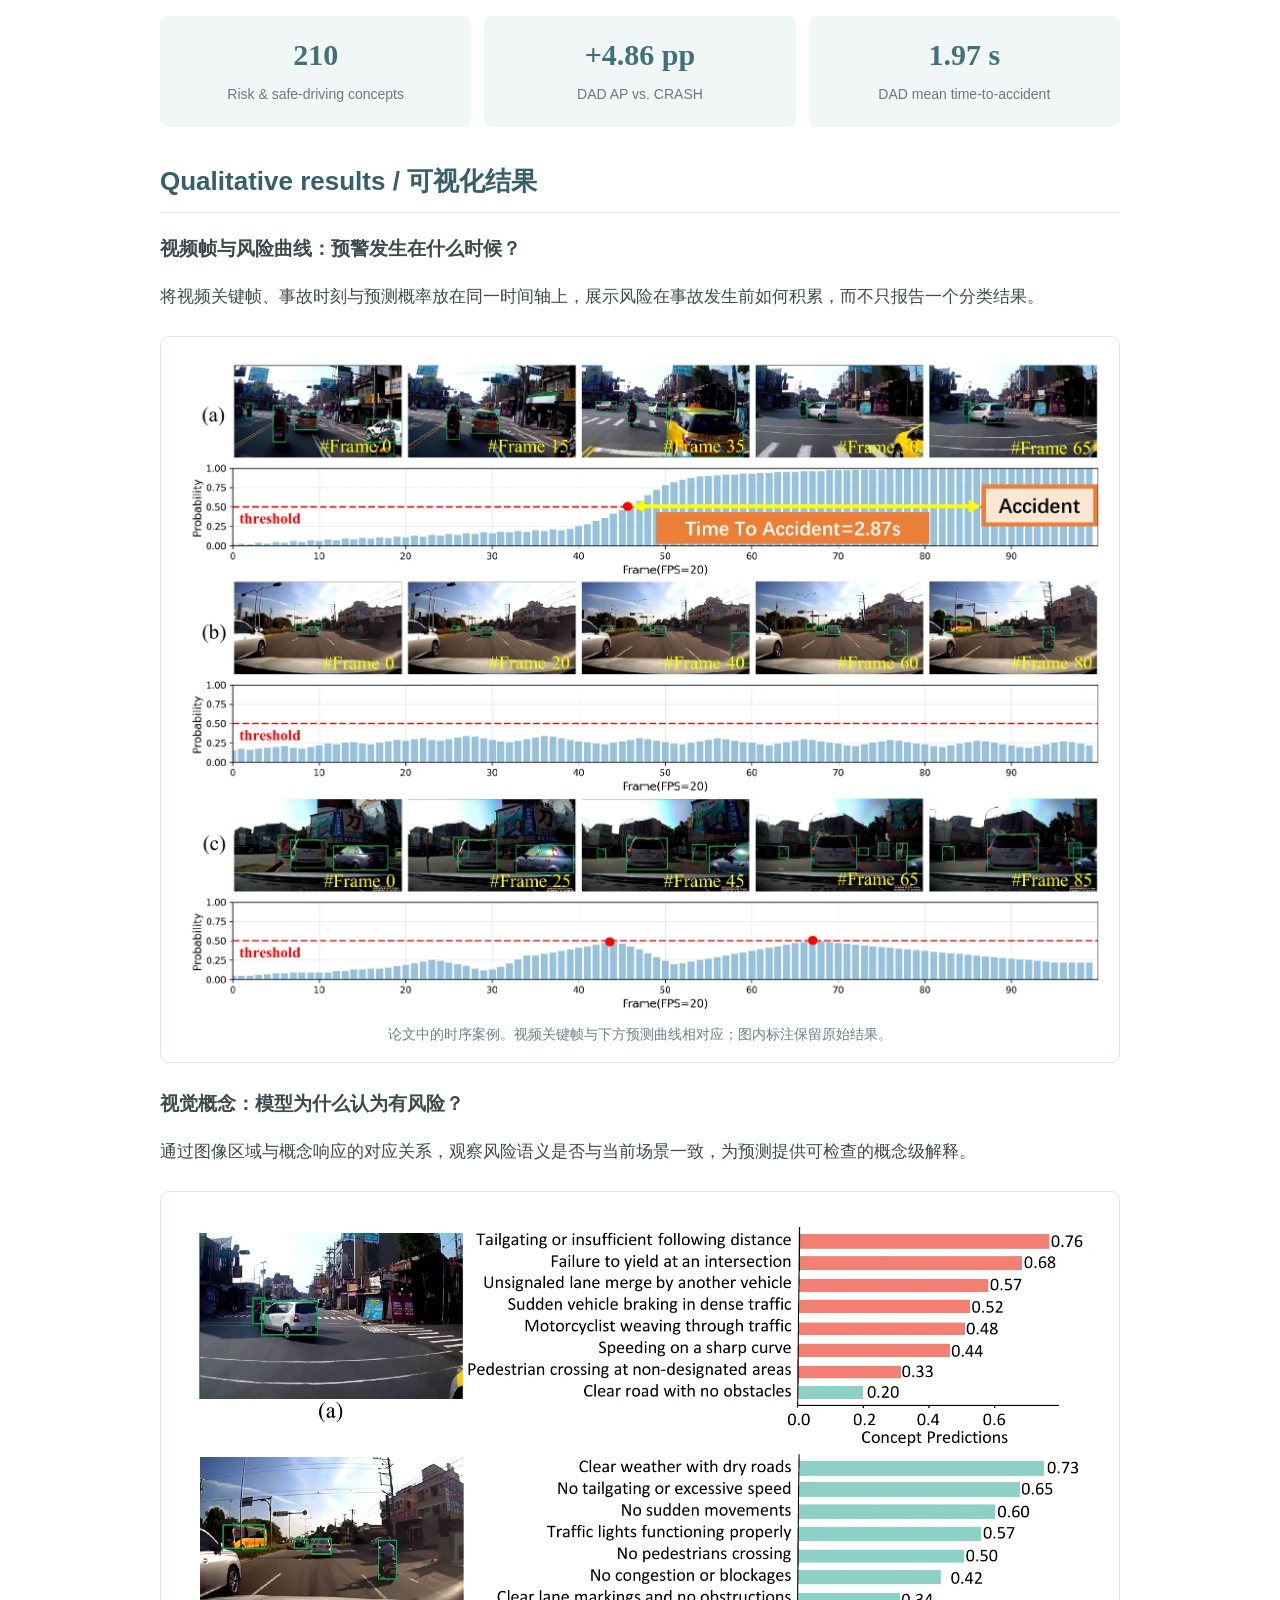
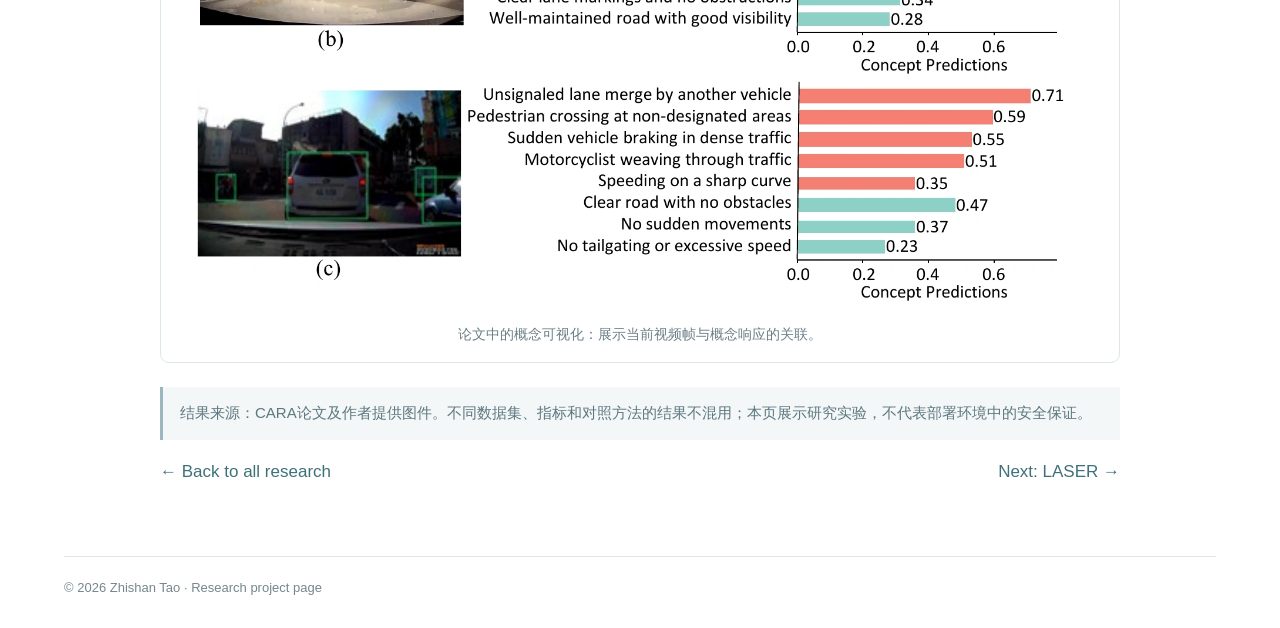
<file: projects/cara.html>
<!doctype html><html lang="zh-CN"><head><meta charset="utf-8"><meta name="viewport" content="width=device-width, initial-scale=1"><meta name="description" content="CARA：概念驱动的时空风险建模与可解释碰撞预判。ACM Multimedia 2026。"><title>CARA | Zhishan Tao</title><link rel="icon" href="../assets/favicon.svg"><link rel="stylesheet" href="../styles.css"><script src="../site.js" defer></script></head><body>
<a class="skip-link" href="#main">跳转至正文</a><header class="masthead"><div class="nav-inner"><a class="brand" href="../index.html">Zhishan Tao / Homepage</a><nav class="navigation" aria-label="主导航"><a href="../index.html#research">Research</a><a href="../cv.html">CV</a><a href="../index.html#contact">Contact</a></nav></div></header>
<main id="main" class="project-page"><a class="back-link" href="../index.html#research">← Back to research</a><header class="project-header"><span class="project-kicker">CARA · Interpretable Collision Anticipation</span><h1>Concept-Aware Risk Attention for<br>Interpretable Collision Anticipation</h1><p class="subtitle">概念驱动的碰撞预判系统 · 视觉语言对齐 / 时空风险建模 / 可解释预测</p><p><strong><a href="https://openreview.net/profile?id=~Zhishan_Tao1">Zhishan Tao</a></strong>, Ruoyu Wang, Yucheng Wu, Enjun Du, Yilei Yuan,<br>Sherwin Ho, Yue Su, Jinbo Su, Yi Hong</p><p class="venue">ACM Multimedia 2026 · Accepted · First author</p><div class="project-actions"><a href="https://arxiv.org/abs/2607.22494">arXiv ↗</a><a href="#visualizations">Visualizations ↓</a></div><p class="code-status" lang="en">Code: Coming soon</p></header>
<h2>Overview / 项目背景</h2><p>针对碰撞预判依赖隐式时空特征、难以兼顾提前预警与解释忠实度的问题，构建以<strong>可定位风险概念</strong>驱动时空注意力的碰撞预判系统。</p>
<figure class="figure"><a href="../assets/cara-framework.webp" data-zoom><img src="../assets/cara-framework.webp" alt="CARA整体框架：风险概念构建、概念激活、风险感知注意力与可解释预测" width="2706" height="1419"></a><figcaption>从事故报告中的风险概念出发，经视频语义对齐与风险注意力，输出碰撞概率及概念证据。点击图片可放大。</figcaption></figure>
<h2>Core contributions / 核心工作</h2><ul><li><strong>Concept Bank 构建：</strong>清洗804份California DMV事故报告，提取约1,840个候选概念；结合安全场景补充、去重与筛选，构建包含<strong>210个风险及安全驾驶概念</strong>的概念库。</li><li><strong>概念条件化时空建模：</strong>串联<strong>CLIP语义对齐、可学习校准与EMA时序稳定</strong>，设计Spatial / Temporal Risk Attention，并在GRU时序融合中持续注入概念证据，使风险语义直接参与预测。</li><li><strong>训练与忠实度评估：</strong>联合优化碰撞预测、概念一致性与稀疏性目标，完成多数据集、消融及概念干预实验；在DAD上，相比CRASH，AP由70.51%提升至<strong>75.37%</strong>，mTTA由1.78秒提升至<strong>1.97秒</strong>。</li></ul>
<div class="metrics"><div class="metric"><strong>210</strong><span>Risk &amp; safe-driving concepts</span></div><div class="metric"><strong>+4.86 pp</strong><span>DAD AP vs. CRASH</span></div><div class="metric"><strong>1.97 s</strong><span>DAD mean time-to-accident</span></div></div>
<section id="visualizations"><h2>Qualitative results / 可视化结果</h2><h3>视频帧与风险曲线：预警发生在什么时候？</h3><p>将视频关键帧、事故时刻与预测概率放在同一时间轴上，展示风险在事故发生前如何积累，而不只报告一个分类结果。</p><figure class="figure"><a href="../assets/cara-timeline.webp" data-zoom><img src="../assets/cara-timeline.webp" alt="CARA视频帧与碰撞概率时间轴，展示三个场景的提前预警过程" loading="lazy"></a><figcaption>论文中的时序案例。视频关键帧与下方预测曲线相对应；图内标注保留原始结果。</figcaption></figure>
<h3>视觉概念：模型为什么认为有风险？</h3><p>通过图像区域与概念响应的对应关系，观察风险语义是否与当前场景一致，为预测提供可检查的概念级解释。</p><figure class="figure"><a href="../assets/cara-concepts.webp" data-zoom><img src="../assets/cara-concepts.webp" alt="视频关键帧、视觉定位与对应风险概念响应" loading="lazy"></a><figcaption>论文中的概念可视化：展示当前视频帧与概念响应的关联。</figcaption></figure></section>
<p class="note">结果来源：CARA论文及作者提供图件。不同数据集、指标和对照方法的结果不混用；本页展示研究实验，不代表部署环境中的安全保证。</p><p><a href="../index.html#research">← Back to all research</a> <span style="float:right"><a href="laser.html">Next: LASER →</a></span></p></main><footer class="footer">© 2026 Zhishan Tao · Research project page</footer></body></html>
</file>
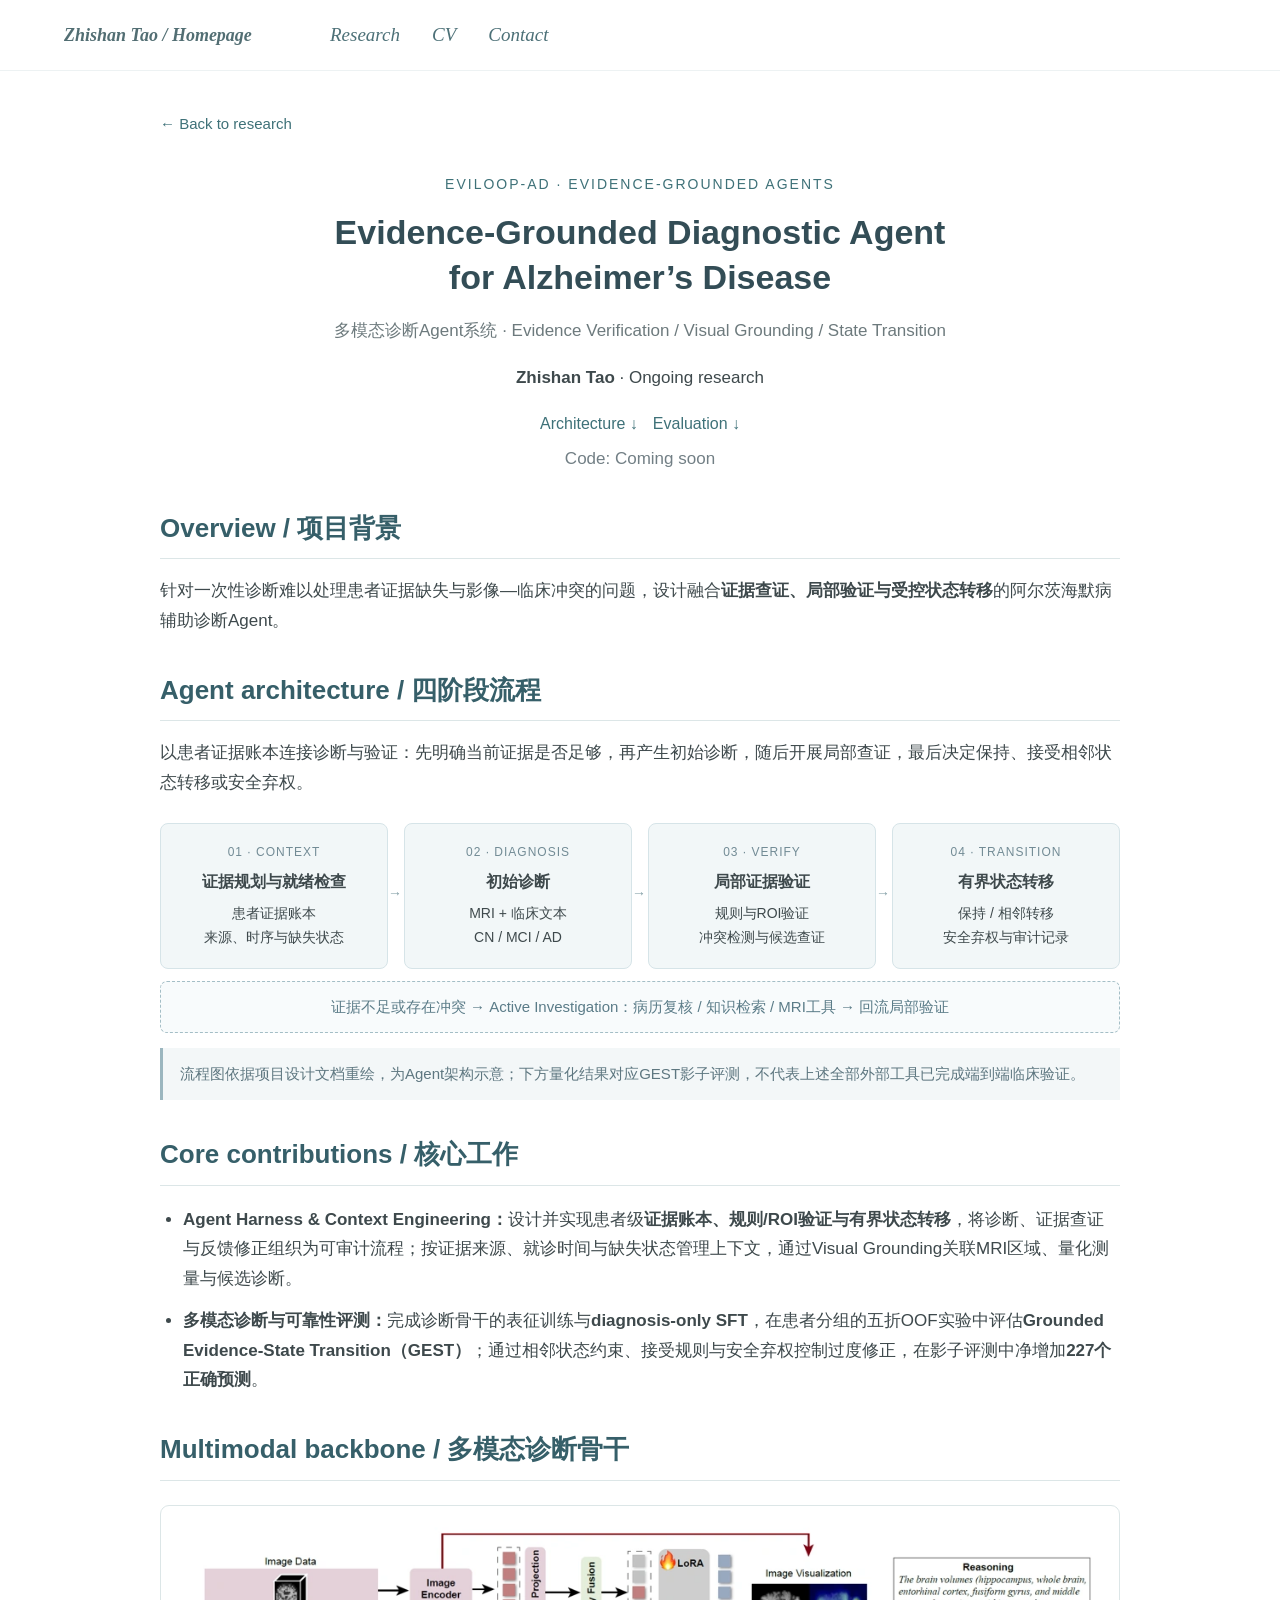
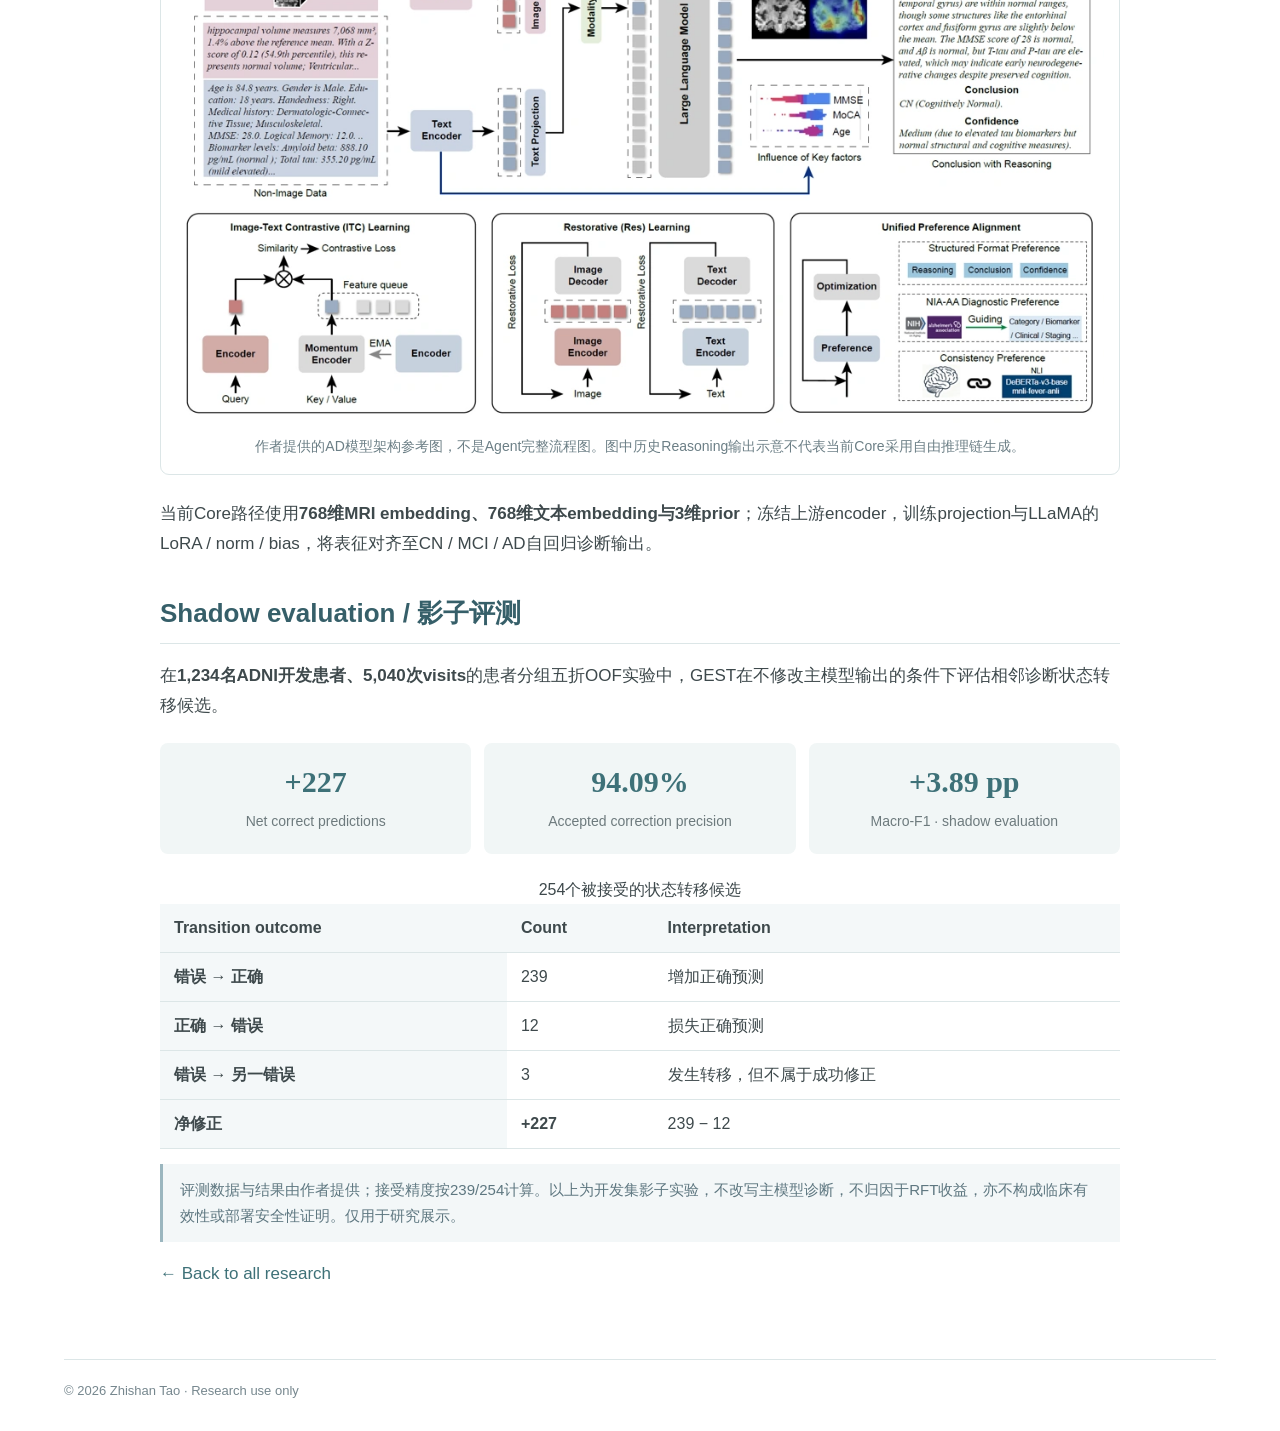
<file: projects/eviloop-ad.html>
<!doctype html><html lang="zh-CN"><head><meta charset="utf-8"><meta name="viewport" content="width=device-width, initial-scale=1"><meta name="description" content="EviLoop-AD：患者证据账本、局部证据验证与可审计的有界诊断状态转移。"><title>EviLoop-AD | Zhishan Tao</title><link rel="icon" href="../assets/favicon.svg"><link rel="stylesheet" href="../styles.css"><script src="../site.js" defer></script></head><body>
<a class="skip-link" href="#main">跳转至正文</a><header class="masthead"><div class="nav-inner"><a class="brand" href="../index.html">Zhishan Tao / Homepage</a><nav class="navigation" aria-label="主导航"><a href="../index.html#research">Research</a><a href="../cv.html">CV</a><a href="../index.html#contact">Contact</a></nav></div></header>
<main id="main" class="project-page"><a class="back-link" href="../index.html#research">← Back to research</a><header class="project-header"><span class="project-kicker">EviLoop-AD · Evidence-Grounded Agents</span><h1>Evidence-Grounded Diagnostic Agent<br>for Alzheimer’s Disease</h1><p class="subtitle">多模态诊断Agent系统 · Evidence Verification / Visual Grounding / State Transition</p><p><strong>Zhishan Tao</strong> · Ongoing research</p><div class="project-actions"><a href="#architecture">Architecture ↓</a><a href="#evaluation">Evaluation ↓</a></div><p class="code-status" lang="en">Code: Coming soon</p></header>
<h2>Overview / 项目背景</h2><p>针对一次性诊断难以处理患者证据缺失与影像—临床冲突的问题，设计融合<strong>证据查证、局部验证与受控状态转移</strong>的阿尔茨海默病辅助诊断Agent。</p>
<section id="architecture"><h2>Agent architecture / 四阶段流程</h2><p>以患者证据账本连接诊断与验证：先明确当前证据是否足够，再产生初始诊断，随后开展局部查证，最后决定保持、接受相邻状态转移或安全弃权。</p>
<div class="flow" aria-label="四阶段诊断Agent架构"><div class="flow-step"><small>01 · CONTEXT</small><strong>证据规划与就绪检查</strong>患者证据账本<br>来源、时序与缺失状态</div><div class="flow-step"><small>02 · DIAGNOSIS</small><strong>初始诊断</strong>MRI + 临床文本<br>CN / MCI / AD</div><div class="flow-step"><small>03 · VERIFY</small><strong>局部证据验证</strong>规则与ROI验证<br>冲突检测与候选查证</div><div class="flow-step"><small>04 · TRANSITION</small><strong>有界状态转移</strong>保持 / 相邻转移<br>安全弃权与审计记录</div></div><div class="feedback">证据不足或存在冲突 → Active Investigation：病历复核 / 知识检索 / MRI工具 → 回流局部验证</div><p class="note">流程图依据项目设计文档重绘，为Agent架构示意；下方量化结果对应GEST影子评测，不代表上述全部外部工具已完成端到端临床验证。</p></section>
<h2>Core contributions / 核心工作</h2><ul><li><strong>Agent Harness &amp; Context Engineering：</strong>设计并实现患者级<strong>证据账本、规则/ROI验证与有界状态转移</strong>，将诊断、证据查证与反馈修正组织为可审计流程；按证据来源、就诊时间与缺失状态管理上下文，通过Visual Grounding关联MRI区域、量化测量与候选诊断。</li><li><strong>多模态诊断与可靠性评测：</strong>完成诊断骨干的表征训练与<strong>diagnosis-only SFT</strong>，在患者分组的五折OOF实验中评估<strong>Grounded Evidence-State Transition（GEST）</strong>；通过相邻状态约束、接受规则与安全弃权控制过度修正，在影子评测中净增加<strong>227个正确预测</strong>。</li></ul>
<h2>Multimodal backbone / 多模态诊断骨干</h2><figure class="figure"><a href="../assets/ad-backbone.webp" data-zoom><img src="../assets/ad-backbone.webp" alt="作者提供的AD多模态骨干参考图：MRI与临床文本编码、对齐及语言模型接入" loading="lazy"></a><figcaption>作者提供的AD模型架构参考图，不是Agent完整流程图。图中历史Reasoning输出示意不代表当前Core采用自由推理链生成。</figcaption></figure><p>当前Core路径使用<strong>768维MRI embedding、768维文本embedding与3维prior</strong>；冻结上游encoder，训练projection与LLaMA的LoRA / norm / bias，将表征对齐至CN / MCI / AD自回归诊断输出。</p>
<section id="evaluation"><h2>Shadow evaluation / 影子评测</h2><p>在<strong>1,234名ADNI开发患者、5,040次visits</strong>的患者分组五折OOF实验中，GEST在不修改主模型输出的条件下评估相邻诊断状态转移候选。</p><div class="metrics"><div class="metric"><strong>+227</strong><span>Net correct predictions</span></div><div class="metric"><strong>94.09%</strong><span>Accepted correction precision</span></div><div class="metric"><strong>+3.89 pp</strong><span>Macro-F1 · shadow evaluation</span></div></div><div class="table-wrap"><table><caption>254个被接受的状态转移候选</caption><thead><tr><th scope="col">Transition outcome</th><th scope="col">Count</th><th scope="col">Interpretation</th></tr></thead><tbody><tr><th scope="row">错误 → 正确</th><td>239</td><td>增加正确预测</td></tr><tr><th scope="row">正确 → 错误</th><td>12</td><td>损失正确预测</td></tr><tr><th scope="row">错误 → 另一错误</th><td>3</td><td>发生转移，但不属于成功修正</td></tr><tr><th scope="row">净修正</th><td><strong>+227</strong></td><td>239 − 12</td></tr></tbody></table></div><p class="note">评测数据与结果由作者提供；接受精度按239/254计算。以上为开发集影子实验，不改写主模型诊断，不归因于RFT收益，亦不构成临床有效性或部署安全性证明。仅用于研究展示。</p></section>
<p><a href="../index.html#research">← Back to all research</a></p></main><footer class="footer">© 2026 Zhishan Tao · Research use only</footer></body></html>
</file>
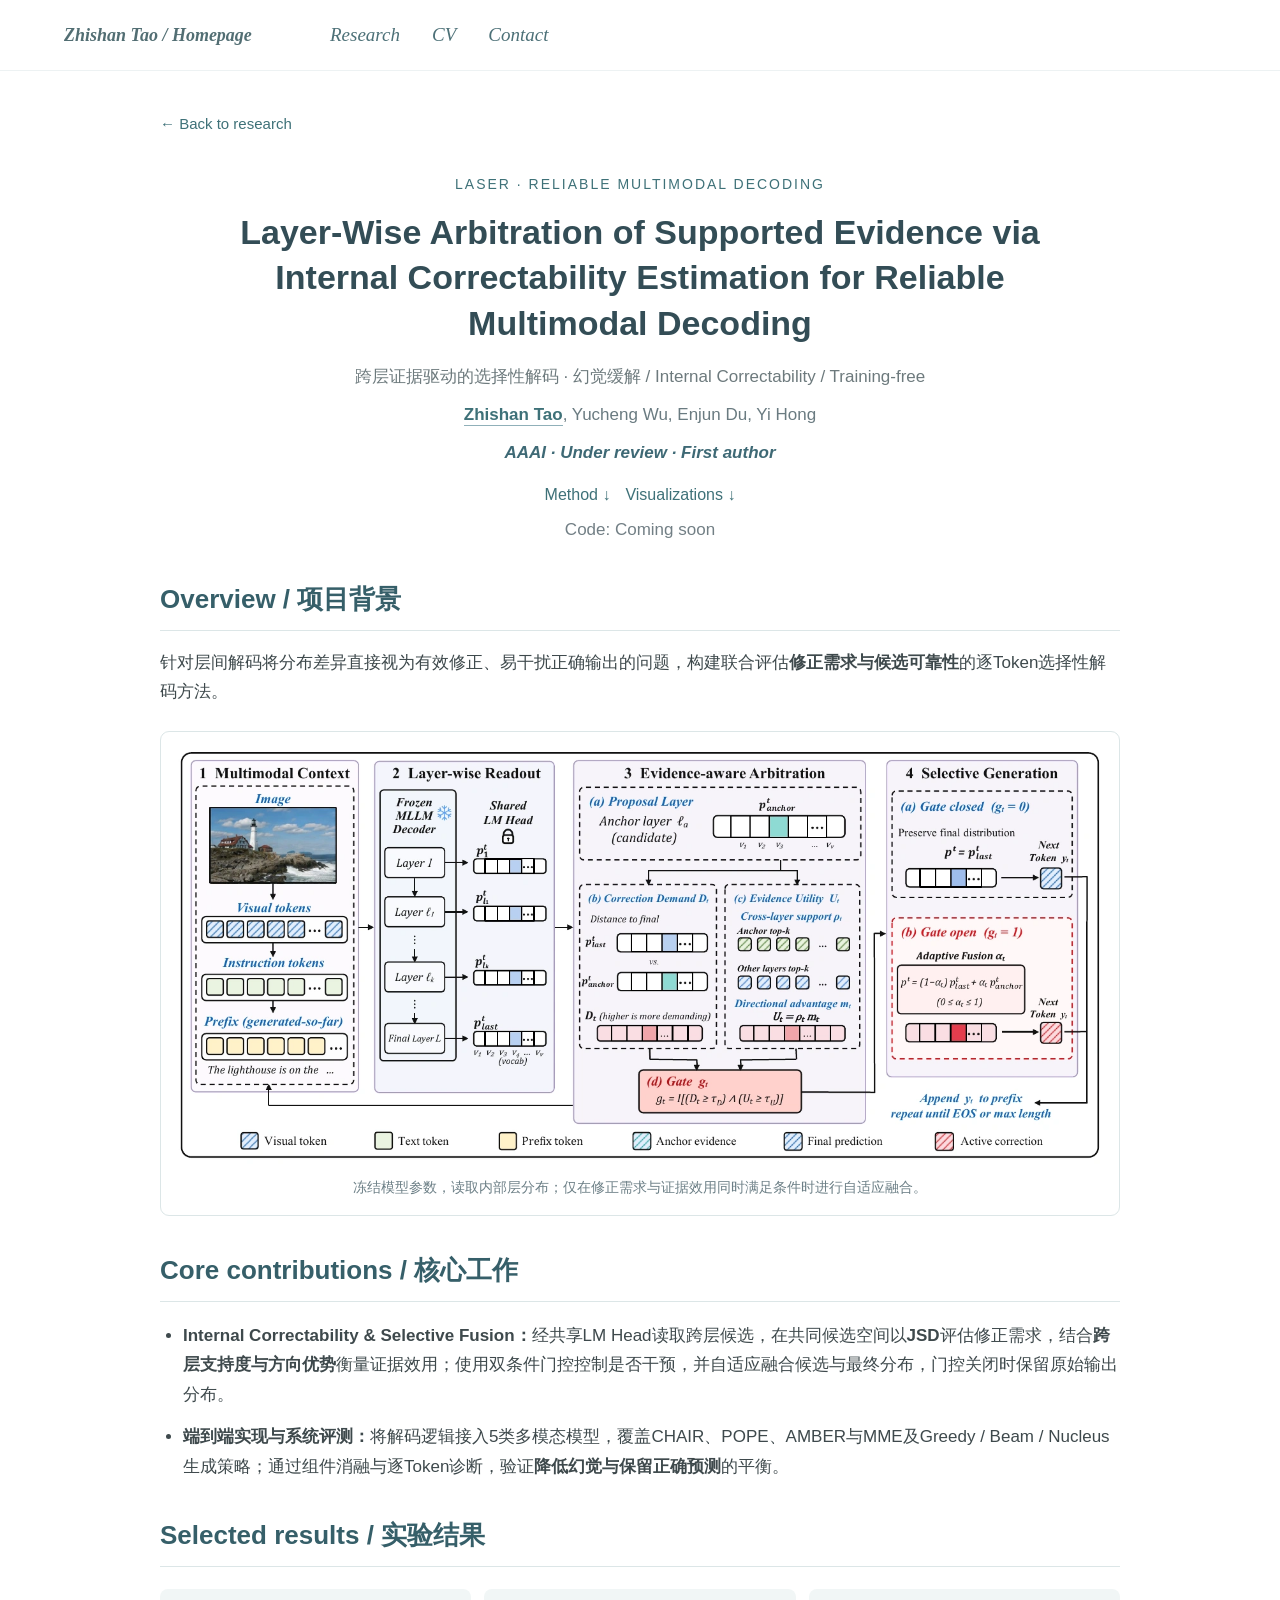
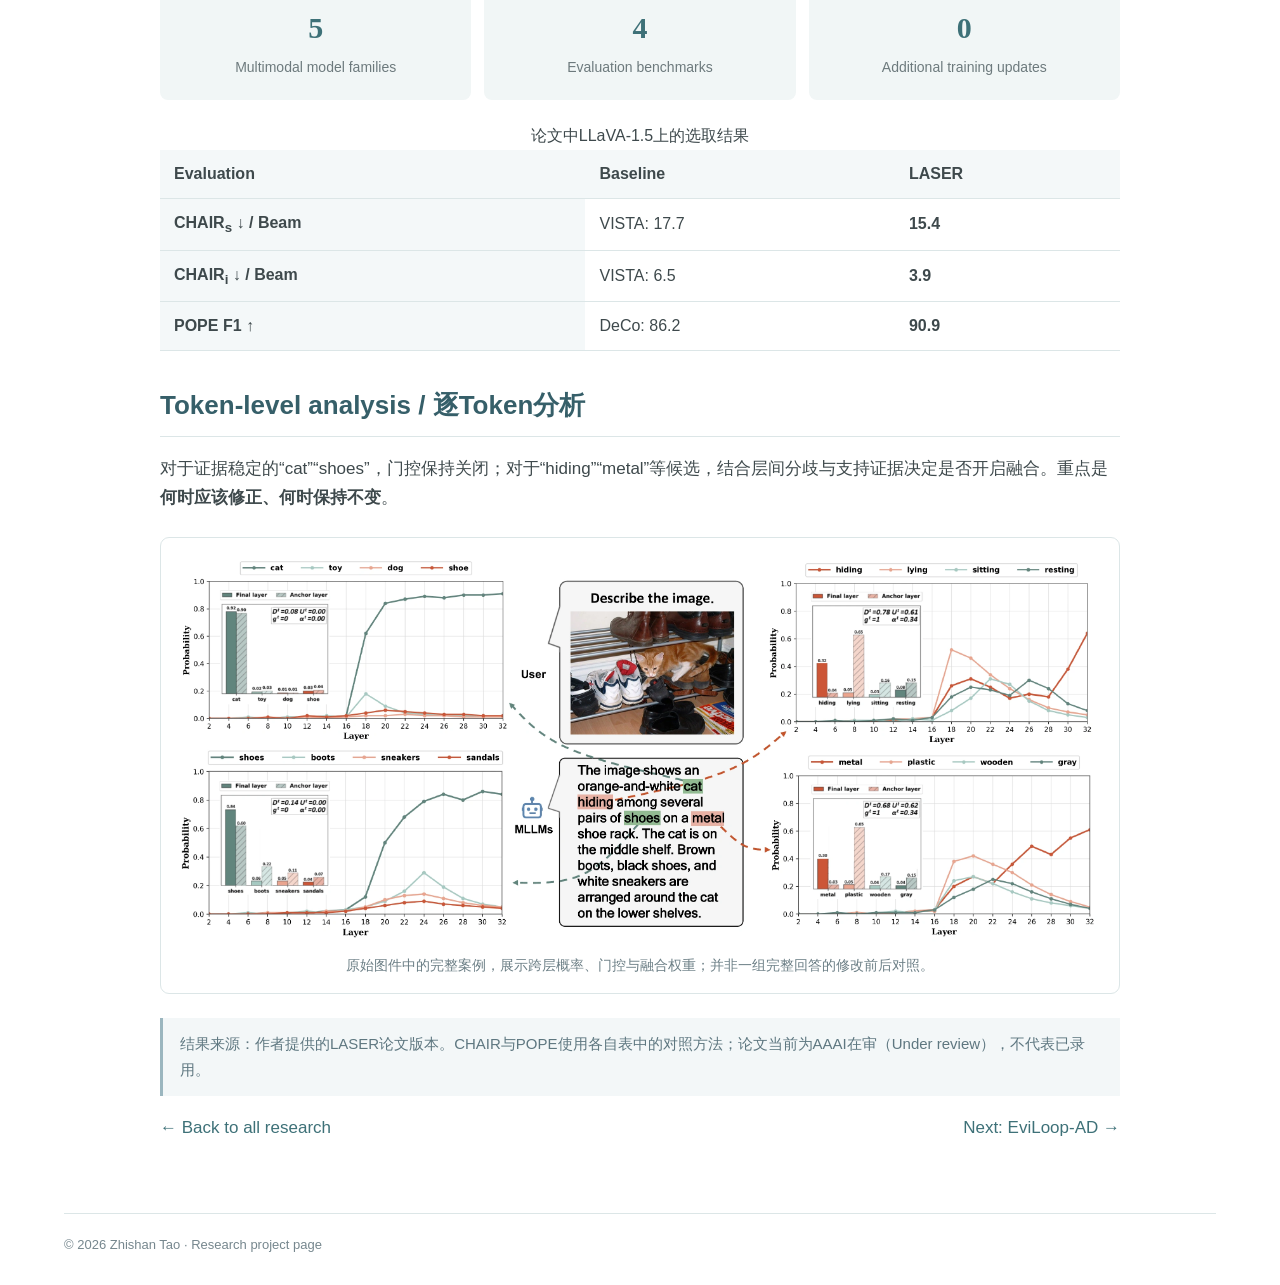
<file: projects/laser.html>
<!doctype html><html lang="zh-CN"><head><meta charset="utf-8"><meta name="viewport" content="width=device-width, initial-scale=1"><meta name="description" content="LASER：跨层证据驱动的Training-free多模态选择性解码。"><title>LASER | Zhishan Tao</title><link rel="icon" href="../assets/favicon.svg"><link rel="stylesheet" href="../styles.css"><script src="../site.js" defer></script></head><body>
<a class="skip-link" href="#main">跳转至正文</a><header class="masthead"><div class="nav-inner"><a class="brand" href="../index.html">Zhishan Tao / Homepage</a><nav class="navigation" aria-label="主导航"><a href="../index.html#research">Research</a><a href="../cv.html">CV</a><a href="../index.html#contact">Contact</a></nav></div></header>
<main id="main" class="project-page"><a class="back-link" href="../index.html#research">← Back to research</a><header class="project-header"><span class="project-kicker">LASER · Reliable Multimodal Decoding</span><h1>Layer-Wise Arbitration of Supported Evidence via Internal Correctability Estimation for Reliable Multimodal Decoding</h1><p class="subtitle">跨层证据驱动的选择性解码 · 幻觉缓解 / Internal Correctability / Training-free</p><p class="authors"><strong><a href="https://openreview.net/profile?id=~Zhishan_Tao1">Zhishan Tao</a></strong>, Yucheng Wu, Enjun Du, Yi Hong</p><p class="venue">AAAI · Under review · First author</p><div class="project-actions"><a href="#method">Method ↓</a><a href="#visualizations">Visualizations ↓</a></div><p class="code-status" lang="en">Code: Coming soon</p></header>
<h2>Overview / 项目背景</h2><p>针对层间解码将分布差异直接视为有效修正、易干扰正确输出的问题，构建联合评估<strong>修正需求与候选可靠性</strong>的逐Token选择性解码方法。</p>
<figure class="figure"><a href="../assets/laser-framework.webp" data-zoom><img src="../assets/laser-framework.webp" alt="LASER框架：跨层读取、修正需求与证据效用评估、双条件门控和选择性生成" loading="eager"></a><figcaption>冻结模型参数，读取内部层分布；仅在修正需求与证据效用同时满足条件时进行自适应融合。</figcaption></figure>
<section id="method"><h2>Core contributions / 核心工作</h2><ul><li><strong>Internal Correctability &amp; Selective Fusion：</strong>经共享LM Head读取跨层候选，在共同候选空间以<strong>JSD</strong>评估修正需求，结合<strong>跨层支持度与方向优势</strong>衡量证据效用；使用双条件门控控制是否干预，并自适应融合候选与最终分布，门控关闭时保留原始输出分布。</li><li><strong>端到端实现与系统评测：</strong>将解码逻辑接入5类多模态模型，覆盖CHAIR、POPE、AMBER与MME及Greedy / Beam / Nucleus生成策略；通过组件消融与逐Token诊断，验证<strong>降低幻觉与保留正确预测</strong>的平衡。</li></ul></section>
<h2>Selected results / 实验结果</h2><div class="metrics"><div class="metric"><strong>5</strong><span>Multimodal model families</span></div><div class="metric"><strong>4</strong><span>Evaluation benchmarks</span></div><div class="metric"><strong>0</strong><span>Additional training updates</span></div></div>
<div class="table-wrap"><table><caption>论文中LLaVA-1.5上的选取结果</caption><thead><tr><th scope="col">Evaluation</th><th scope="col">Baseline</th><th scope="col">LASER</th></tr></thead><tbody><tr><th scope="row">CHAIR<sub>s</sub> ↓ / Beam</th><td>VISTA: 17.7</td><td><strong>15.4</strong></td></tr><tr><th scope="row">CHAIR<sub>i</sub> ↓ / Beam</th><td>VISTA: 6.5</td><td><strong>3.9</strong></td></tr><tr><th scope="row">POPE F1 ↑</th><td>DeCo: 86.2</td><td><strong>90.9</strong></td></tr></tbody></table></div>
<section id="visualizations"><h2>Token-level analysis / 逐Token分析</h2><p>对于证据稳定的“cat”“shoes”，门控保持关闭；对于“hiding”“metal”等候选，结合层间分歧与支持证据决定是否开启融合。重点是<strong>何时应该修正、何时保持不变</strong>。</p><figure class="figure"><a href="../assets/laser-cases.webp" data-zoom><img src="../assets/laser-cases.webp" alt="猫与鞋架案例：稳定Token保留原分布，存在修正需求且证据有效的Token开启门控" loading="lazy"></a><figcaption>原始图件中的完整案例，展示跨层概率、门控与融合权重；并非一组完整回答的修改前后对照。</figcaption></figure></section>
<p class="note">结果来源：作者提供的LASER论文版本。CHAIR与POPE使用各自表中的对照方法；论文当前为AAAI在审（Under review），不代表已录用。</p><p><a href="../index.html#research">← Back to all research</a> <span style="float:right"><a href="eviloop-ad.html">Next: EviLoop-AD →</a></span></p></main><footer class="footer">© 2026 Zhishan Tao · Research project page</footer></body></html>
</file>
<file: styles.css>
:root {
  color-scheme: light;
  --ink: #3e494c; --muted: #6d7a7d;
  --accent: #3e7178; --accent-hover: #28565e;
  --accent-soft: #f1f6f6; --line: #dce6e7;
  --hand: "Segoe Print", "Bradley Hand", "Comic Sans MS", cursive;
  --sans: -apple-system, BlinkMacSystemFont, "Segoe UI", "Microsoft YaHei", Arial, sans-serif;
  --serif: Georgia, "Times New Roman", "Noto Serif CJK SC", "SimSun", serif;
}
* { box-sizing: border-box; }
html { scroll-behavior: smooth; scroll-padding-top: 90px; }
body { margin: 0; background: #fff; color: var(--ink); font: 19px/1.75 var(--sans); -webkit-font-smoothing: antialiased; }
a { color: var(--accent); text-decoration: none; text-underline-offset: 3px; }
a:hover { text-decoration: underline; color: var(--accent-hover); }
a:focus-visible, button:focus-visible { outline: 2px solid var(--accent); outline-offset: 4px; }
button { font: inherit; }
img { display: block; max-width: 100%; height: auto; }
sup { font-size: .75em; line-height: 0; }
.skip-link { position: fixed; top: -70px; left: 20px; z-index: 10; padding: 8px 15px; background: #fff; }
.skip-link:focus { top: 8px; }
.masthead { position: sticky; top: 0; background: #fff; z-index: 5; border-bottom: 1px solid #edf2f3; }
.nav-inner { max-width: min(1320px, calc(100% - 128px)); margin: auto; min-height: 70px; display: flex; align-items: center; gap: 30px; }
.brand { width: 236px; flex-shrink: 0; font: italic 700 18px/1.5 var(--hand); color: #526e73; white-space: nowrap; }
.navigation { display: flex; gap: 32px; align-items: center; flex-wrap: wrap; }
.navigation a { font: italic 19px/1.5 var(--hand); color: #4c7077; }
.layout { max-width: min(1320px, calc(100% - 128px)); margin: 36px auto 0; display: grid; grid-template-columns: 210px minmax(0, 1fr); gap: 40px; }
.content { min-width: 0; }
.author { position: sticky; top: 104px; align-self: start; }
.portrait { width: 174px; height: 174px; object-fit: cover; object-position: center 28%; border-radius: 50%; padding: 4px; border: 1px solid var(--line); }
.author h1 { font-size: 24px; line-height: 1.4; margin: 17px 0 2px; color: #33494e; }
.chinese-name { font-size: 15px; font-weight: 400; letter-spacing: 1px; color: var(--muted); white-space: nowrap; }
.author .bio { font-size: 17px; line-height: 1.65; margin: 10px 0 17px; }
.author-links { list-style: none; margin: 0; padding: 0; font-size: 17px; line-height: 2; }
.author-links a { color: #4f656b; }
.author-links svg { width: 15px; height: 15px; display: inline-block; margin-right: 8px; vertical-align: -2px; fill: none; stroke: currentColor; stroke-width: 1.6; }
.welcome { font: italic 700 31px/1.5 var(--hand); text-align: center; color: #426f79; margin: 0 0 26px; letter-spacing: -.5px; }
.intro p { margin: 0 0 10px; font-size: 19px; line-height: 1.75; }
.intro strong { font-weight: 650; }
.section { margin-top: 30px; }
.section h2 { position: relative; font-size: 27px; font-weight: 750; line-height: 1.4; letter-spacing: -.35px; margin: 0 0 17px; padding-bottom: 8px; border-bottom: 1px solid var(--line); color: #365f69; }
.section h2::after { content: ""; position: absolute; bottom: -1px; left: 0; width: 40px; height: 2px; background: #789fa7; }
.news-item { padding: 8px 12px; background: linear-gradient(90deg, #edf4f5, #fff); border-radius: 4px; font-size: 17px; }
.news-date { font-weight: 650; margin-right: 14px; color: #587981; }
.education-grid { display: grid; grid-template-columns: 1fr 1fr; gap: 14px; align-items: stretch; }
.education-card { height: 100%; background: #f6f9fa; border: 1px solid #e6edef; border-radius: 10px; padding: 14px; display: flex; gap: 14px; align-items: center; }
.school-logo { width: 84px; height: 84px; object-fit: contain; flex: 0 0 84px; border-radius: 50%; }
.education-card h3 { font-size: 16px; line-height: 1.4; font-weight: 700; color: #354b51; margin: 0 0 4px; }
.education-card p { font-size: 15.5px; line-height: 1.6; margin: 3px 0 0; color: #607379; }
.education-card .date { font-size: 12.5px; color: #73838a; margin-bottom: 6px; font-variant-numeric: tabular-nums; }
.section-note { font-size: 14px; color: var(--muted); margin: -7px 0 12px; line-height: 1.7; }
.section-note span { margin: 0 5px; color: #8b9ea3; }
.filters { display: flex; gap: 7px; flex-wrap: wrap; margin: 0 0 18px; }
.filter { border: 1px solid #d6e2e5; background: #fff; color: #58727a; border-radius: 20px; padding: 4px 14px; font-size: 13.5px; line-height: 1.65; cursor: pointer; }
.filter:hover { background: #edf4f5; }
.filter[aria-pressed="true"] { background: #426f79; color: #fff; border-color: #426f79; }
.research-list { display: grid; gap: 12px; }
.paper-card { position: relative; display: grid; grid-template-columns: 240px minmax(0, 1fr); gap: 18px; padding: 16px; border: 1px solid #dce6e8; border-radius: 8px; box-shadow: 0 2px 7px #17313b04; align-items: center; }
.paper-content { min-width: 0; }
.paper-meta, .paper-resource-row { display: flex; align-items: baseline; flex-wrap: wrap; gap: 4px 12px; }
.paper-resource-row { display: contents; }
.paper-card.featured { background: #f5f9fa; border-color: #c5dadd; }
.paper-card::before { content: ""; position: absolute; left: 12px; top: 10px; width: 5px; height: 5px; border-radius: 50%; background: #7198a0; box-shadow: 9px 0 #afc8ce; }
.paper-card[hidden] { display: none; }
.paper-image { border-radius: 4px; background: #fff; overflow: hidden; display: flex; align-items: center; min-height: 95px; }
.paper-image img { width: 100%; object-fit: contain; }
.paper-content h3 { font-size: 19.5px; line-height: 1.35; color: #2f444b; margin: 0 0 5px; font-weight: 700; letter-spacing: -.15px; }
.paper-content h3 a { color: inherit; }
.authors { font-size: 14px; font-style: normal; line-height: 1.75; color: #6a7b81; margin: 0 0 8px; }
.authors strong { font-weight: 700; color: var(--accent); border-bottom: 1px solid #90b0b9; padding-bottom: 1px; }
.author-status { color: #73848b; font-size: 13px; }
.paper-summary { font-size: 14.5px; line-height: 1.7; margin: 0 0 8px; }
.venue { font-size: 14.5px; font-style: italic; font-weight: 650; color: #3e6975; margin: 0 0 8px; }
.venue-detail { font-size: 13.5px; font-weight: 400; color: #70838a; font-style: normal; }
.paper-links { display: flex; flex-wrap: wrap; gap: 13px; font-size: 14px; line-height: 1.75; }
.code-status { color: #727f85; font-size: 13px; margin: 6px 0 0; }
.paper-content .authors { font-size: 16px; line-height: 1.45; margin-bottom: 4px; }
.paper-content .paper-summary { font-size: 16.5px; line-height: 1.5; margin-bottom: 4px; }
.paper-content .venue { font-size: 16.5px; line-height: 1.5; margin-bottom: 3px; }
.paper-content .venue-name { color: #58799b; font-size: 20px; font-weight: 800; font-style: italic; }
.paper-content .venue-detail { font-size: 14px; }
.paper-content .paper-links { display: inline-flex; gap: 10px; font-size: 16px; line-height: 1.5; }
.paper-content .code-status { margin: 0; font-size: 15px; line-height: 1.5; }
.contact-note { font-size: 17px; line-height: 1.8; }
.awards-list { list-style: none; margin: 0; padding: 0; }
.awards-list li { display: flex; align-items: baseline; flex-wrap: wrap; gap: 6px 18px; padding: 10px 0; font-size: 17px; }
.awards-list time { min-width: 78px; color: var(--muted); font-size: 14px; font-variant-numeric: tabular-nums; }
.awards-list strong { color: var(--ink); font-weight: 650; }
.award-category { margin-left: auto; color: var(--muted); font-size: 13px; }
.footer { max-width: min(1320px, calc(100% - 128px)); margin: 46px auto 0; border-top: 1px solid var(--line); padding: 20px 0 28px; font-size: 13px; color: #76878e; }
.footer p { margin: 2px 0; }

/* Research pages: preserve figure viewing and audit details. */
.project-page { max-width: 960px; margin: 35px auto 70px; }
.back-link { font-size: 15px; }
.project-header { text-align: center; margin: 27px 0 30px; }
.project-kicker { font-size: 14px; letter-spacing: 2px; color: var(--accent); text-transform: uppercase; }
.project-header h1 { font-size: 34px; line-height: 1.35; color: #334d56; margin: 10px auto 15px; max-width: 850px; }
.project-header .subtitle { font-size: 17px; color: var(--muted); margin: 8px 0; }
.project-actions { display: flex; justify-content: center; gap: 15px; margin-top: 14px; font-size: 16px; }
.project-page h2 { font-size: 26px; color: #365f69; margin: 32px 0 13px; border-bottom: 1px solid var(--line); padding-bottom: 7px; }
.project-page h3 { font-size: 19px; margin-bottom: 7px; }
.project-page p, .project-page li { font-size: 17px; }
.project-page li { margin-bottom: 12px; }
.project-page ul { padding-left: 23px; }
.figure { margin: 24px 0; background: #fff; padding: 15px; border: 1px solid var(--line); border-radius: 9px; }
.figure figcaption { font-size: 14px; line-height: 1.7; color: #6c7f86; text-align: center; margin: 12px 10px 0; }
.figure a { display: block; cursor: zoom-in; }
.metrics { display: grid; grid-template-columns: repeat(3, minmax(0, 1fr)); gap: 13px; margin: 22px 0; }
.metric { padding: 18px; background: var(--accent-soft); border-radius: 8px; text-align: center; }
.metric strong { font: 600 30px/1.4 Georgia, serif; color: var(--accent); display: block; }
.metric span { font-size: 14px; color: var(--muted); }
.note { padding: 13px 17px; background: #f3f7f8; border-left: 3px solid #9bb6bf; font-size: 15px !important; color: #5e7780; }
.flow { display: grid; grid-template-columns: repeat(4, 1fr); gap: 16px; margin: 25px 0 12px; }
.flow-step { position: relative; background: #f2f7f8; border: 1px solid #d6e4e8; border-radius: 8px; padding: 18px 13px; text-align: center; font-size: 14px; }
.flow-step:not(:last-child)::after { content: "→"; position: absolute; right: -15px; top: 40%; color: #85a0a8; }
.flow-step small { display: block; font-size: 12px; letter-spacing: 1px; color: #728b95; }
.flow-step strong { display: block; font-size: 16px; margin: 5px 0; }
.feedback { border: 1px dashed #a4bec6; background: #f8fbfc; padding: 12px; text-align: center; border-radius: 7px; font-size: 15px; color: #5b7c88; }
.table-wrap { overflow-x: auto; }
table { border-collapse: collapse; width: 100%; font-size: 16px; }
th, td { padding: 10px 14px; text-align: left; border-bottom: 1px solid var(--line); }
th { background: #f4f8f9; font-weight: 600; }
.image-dialog { border: 0; padding: 45px 15px 15px; width: min(96vw, 1600px); max-height: 94vh; border-radius: 9px; background: #fff; }
.image-dialog::backdrop { background: #1e2c3599; }
.image-dialog img { max-height: 80vh; margin: auto; object-fit: contain; }
.close-dialog { position: absolute; right: 12px; top: 6px; border: 0; background: transparent; font-size: 29px; cursor: pointer; color: var(--accent); }
.dialog-caption { text-align: center; font-size: 14px; margin: 8px 0 0; }

/* CV: standalone paper view without a print control. */
.resume-view { --accent: #2e68a1; --accent-hover: #174a7d; --muted: #687b8e; background: #eef1f5; color: #303844; font: 15px/1.6 var(--serif); }
.resume-back { display: block; width: min(210mm, calc(100% - 40px)); margin: 18px auto 12px; font: 14px/1.5 var(--sans); }
.resume-sheet { width: 210mm; min-height: 297mm; margin: 0 auto 35px; padding: 15mm 19mm 14mm; background: #fff; box-shadow: 0 3px 18px #183a6016; }
.resume-header { text-align: center; margin: 0 0 19px; }
.resume-header h1 { margin: 0 0 6px; font: 700 36px/1.25 var(--serif); color: #2e68a1; letter-spacing: .2px; }
.resume-header h1 span { font: 400 19px/1.3 var(--sans); margin-left: 8px; color: #50769a; }
.resume-contact { display: flex; justify-content: center; flex-wrap: wrap; gap: 5px 12px; margin: 3px 0; font: 13px/1.6 var(--sans); color: #687b8e; }
.resume-contact a { color: #426c96; }
.resume-focus { font-size: 14px; color: #687b8e; margin: 7px 0 0; }
.resume-section { margin: 17px 0 0; }
.resume-section h2 { margin: 0 0 9px; border-bottom: 1px solid #7fa5cc; padding: 0 0 3px; font: 700 23px/1.25 var(--serif); color: #2e68a1; }
.resume-section h2 span { margin-left: 6px; color: #6282a3; font: 400 12px/1.3 var(--sans); }
.resume-education { display: grid; grid-template-columns: 38px minmax(0, 1fr) auto; column-gap: 10px; margin: 10px 0; align-items: center; }
.resume-education img { width: 36px; height: 36px; object-fit: contain; }
.resume-education h3 { margin: 0; font: 700 14px/1.5 var(--sans); }
.resume-education p { margin: 1px 0 0; font-size: 14px; }
.resume-place { text-align: right; font-size: 13px; }
.resume-place time { display: block; font-style: italic; white-space: nowrap; }
.resume-publication { margin: 10px 0 0; padding-left: 14px; position: relative; }
.resume-publication::before { content: "○"; position: absolute; left: 0; top: 0; color: #6289b0; font-size: 14px; }
.resume-publication h3 { font: 700 14px/1.45 var(--sans); margin: 0 0 3px; }
.resume-publication h3 a { color: #334b63; }
.resume-publication p { margin: 2px 0; font-size: 14px; }
.resume-publication .authors { font-size: 13.5px; line-height: 1.5; }
.resume-publication .venue { font-size: 14px; }
.resume-publication .venue a { margin-left: 5px; font-style: normal; font-weight: 400; }
.resume-project { margin: 13px 0; }
.resume-project-title { display: flex; align-items: baseline; justify-content: space-between; gap: 12px; }
.resume-project-title h3 { min-width: 0; }
.resume-project-status { flex-shrink: 0; text-align: right; color: var(--accent); font: 600 12px/1.5 var(--sans); }
.resume-project .authors { font-size: 13.5px; line-height: 1.6; }
.resume-project h3 { margin: 0; font: 700 14px/1.5 var(--sans); }
.resume-project time { font-size: 13px; white-space: nowrap; font-style: italic; color: #617991; }
.resume-project p { margin: 4px 0; font-size: 14px; }
.resume-project ul { margin: 5px 0 0; padding-left: 16px; font-size: 14px; }
.resume-project li { margin: 3px 0; }
.resume-project li::marker { color: #6289b0; }
.resume-skills p { margin: 5px 0; font-size: 14px; }
.resume-footer { text-align: right; margin-top: 20px; font-size: 12px; color: #738295; }

.resume-view .authors strong { border-bottom-color: #8eafd0; }
.resume-view .venue { color: var(--accent); }
.resume-view .author-status { color: #687b8e; }

@media (min-width: 1400px) {
  .layout { gap: clamp(32px, 2.6vw, 50px); grid-template-columns: clamp(210px, 14vw, 270px) minmax(0, 1fr); }
  .brand { width: clamp(236px, 16vw, 290px); }
  .portrait { width: clamp(174px, 11.5vw, 220px); height: clamp(174px, 11.5vw, 220px); }
  .paper-card { grid-template-columns: clamp(240px, 18vw, 340px) minmax(0, 1fr); }
}
@media (max-width: 1150px) {
  .nav-inner, .layout, .footer { margin-left: 32px; margin-right: 32px; }
  .layout { gap: 36px; grid-template-columns: 190px minmax(0, 1fr); }
  .brand { width: 196px; }
  .navigation { gap: 25px; }
  .paper-card { grid-template-columns: 220px minmax(0, 1fr); column-gap: 16px; }
  .project-page { margin-left: 32px; margin-right: 32px; }
  .school-logo { width: 72px; height: 72px; flex-basis: 72px; }
}
@media (max-width: 800px) {
  .nav-inner { gap: 20px; min-height: 65px; }
  .brand { width: auto; flex: 1; font-size: 17px; }
  .navigation { gap: 19px; }
  .navigation a { font-size: 17px; }
  .layout { grid-template-columns: 160px minmax(0, 1fr); gap: 28px; }
  .portrait { width: 145px; height: 145px; }
  .author h1 { font-size: 20px; }
  .author-links { font-size: 16px; }
  .paper-card { grid-template-columns: 1fr; }
  .paper-image { height: auto; max-width: 100%; width: 100%; margin: 4px auto; }
  .paper-image img { max-height: 240px; }
  .education-grid { grid-template-columns: 1fr; }
  .welcome { font-size: 27px; }
  .flow { grid-template-columns: 1fr 1fr; }
  .flow-step:nth-child(2)::after { display: none; }
  .resume-sheet { width: calc(100% - 36px); padding: 35px 32px; min-height: 0; }
}
@media (max-width: 600px) {
  .nav-inner, .layout, .footer { max-width: none; }
  .nav-inner { margin: 0 20px; display: block; padding: 12px 0; }
  .brand { display: block; margin-bottom: 7px; font-size: 18px; }
  .navigation { gap: 22px; }
  .navigation a { font-size: 16px; }
  .layout { display: block; margin: 24px 22px 0; }
  .author { position: static; display: grid; grid-template-columns: 94px 1fr; column-gap: 18px; padding-bottom: 23px; border-bottom: 1px solid var(--line); margin-bottom: 25px; }
  .portrait { width: 94px; height: 94px; grid-row: 1/4; }
  .author h1 { margin: 1px 0; font-size: 24px; }
  .author .bio { font-size: 16px; line-height: 1.5; margin: 5px 0; }
  .author-links { grid-column: 2; font-size: 16px; line-height: 1.9; }
  .author-links li.location { display: none; }
  .welcome { text-align: left; font-size: 26px; margin-bottom: 20px; }
  .intro p { font-size: 18px; margin-bottom: 12px; }
  .section { margin-top: 26px; }
  .section h2 { font-size: 26px; }
  .school-logo { width: 64px; height: 64px; flex-basis: 64px; }
  .paper-card { padding: 14px 13px; gap: 10px; }
  .paper-image { height: auto; max-width: 100%; width: 100%; }
  .paper-image img { max-height: 240px; }
  .paper-content h3 { font-size: 19px; }
  .footer { margin: 36px 22px 0; }
  .project-page { margin: 25px 20px 40px; }
  .project-header h1 { font-size: 28px; }
  .project-header .subtitle { font-size: 15px; }
  .metrics { gap: 7px; }
  .metric { padding: 15px 6px; }
  .metric strong { font-size: 26px; }
  .metric span { font-size: 12px; }
  .project-page p, .project-page li { font-size: 16px; }
  .figure { padding: 7px; }
  .flow { gap: 13px; }
  .flow-step { padding: 14px 8px; }
  .flow-step strong { font-size: 14px; }
  .project-actions { flex-wrap: wrap; }
  .news-date { display: block; }
  .resume-sheet { width: calc(100% - 24px); padding: 28px 20px; }
  .resume-header h1 { font-size: 31px; }
  .resume-header h1 span { display: block; margin: 5px 0 0; font-size: 17px; }
  .resume-contact { font-size: 12px; gap: 4px 10px; overflow-wrap: anywhere; }
  .resume-section h2 { font-size: 23px; }
  .resume-education { grid-template-columns: 32px minmax(0, 1fr); gap: 6px 10px; }
  .resume-education img { width: 30px; height: 30px; }
  .resume-place { grid-column: 2; text-align: left; }
  .resume-place time { display: inline; margin-left: 6px; }
  .resume-project-title { flex-wrap: wrap; gap: 2px; }
  .resume-project-status { flex-basis: 100%; text-align: left; }
}
@media (prefers-reduced-motion: reduce) { html { scroll-behavior: auto; } }
@media print {
  .masthead, .author, .footer, .filters, .back-link, .project-actions, .image-dialog, .resume-back { display: none; }
  .layout { display: block; margin: 0; }
  .project-page { max-width: none; margin: 0; }
  .paper-card, .figure, .resume-project, .resume-education, .resume-publication { break-inside: avoid; box-shadow: none; }
  .welcome { display: none; }
  .section h2, .project-page h2, .resume-section h2 { break-after: avoid; }
  .resume-view { background: #fff; }
  .resume-sheet { width: auto; min-height: 0; margin: 0; padding: 0; box-shadow: none; }
  .resume-section { margin-top: 14px; }
  .resume-header { margin-bottom: 14px; }
  .resume-header h1 { font-size: 26pt; }
  .resume-project p, .resume-project ul, .resume-skills p { font-size: 10pt; }
  @page { size: A4; margin: 15mm 18mm; }
}
</file>
<file: slides.css>
/* Palette, typography and motion follow Selen Su's research-slides reference. */
:root {
  --paper: #fffdfc;
  --paper-2: #f7f7f8;
  --ink: #202124;
  --muted: #6b7280;
  --line: rgba(32, 33, 36, .12);
  --accent: #6f8eae;
  --accent-light: #9bbddd;
  --mint: #eff5fa;
  --coral: #e7b8ac;
  --blue: #83a1c7;
  --shadow: 0 24px 70px rgba(58, 48, 52, .09);
  --ease: cubic-bezier(.2, .8, .2, 1);
}
* { box-sizing: border-box; }
html, body { margin: 0; min-height: 100%; }
body { color: var(--ink); background: var(--paper); font-family: Inter, "Helvetica Neue", Helvetica, Arial, sans-serif; -webkit-font-smoothing: antialiased; text-rendering: geometricPrecision; }
a { color: inherit; text-decoration: none; }
button { font: inherit; }
button, a { -webkit-tap-highlight-color: transparent; }
:focus-visible { outline: 3px solid var(--blue); outline-offset: 5px; }
figure { margin: 0; }
img { display: block; max-width: 100%; }
.deck { position: relative; isolation: isolate; }
.deck::before { content: ""; position: fixed; inset: -22%; z-index: -2; background: radial-gradient(circle at 16% 16%, rgba(231,184,172,.11), transparent 25%), radial-gradient(circle at 82% 80%, rgba(131,161,199,.13), transparent 27%), linear-gradient(135deg, #fff 0%, var(--paper) 48%, #f7f8fa 100%); pointer-events: none; animation: atmosphere 18s ease-in-out infinite alternate; }
.deck::after { content: ""; position: fixed; inset: 0; z-index: -1; opacity: .32; pointer-events: none; background-image: radial-gradient(rgba(111,142,174,.13) .7px, transparent .7px); background-size: 18px 18px; mask-image: linear-gradient(to bottom right, rgba(0,0,0,.45), transparent 54%); }
.slide { position: relative; display: grid; grid-template-rows: auto 1fr auto; gap: clamp(18px, 2.4vw, 34px); padding: clamp(40px, 5.2vw, 76px) clamp(30px, 6.4vw, 96px) clamp(60px, 5vw, 76px); min-height: 100vh; min-width: 0; }
.js-deck, .js-deck body { width: 100%; height: 100%; overflow: hidden; }
.js-deck .deck { width: 100%; height: 100%; }
.js-deck .slide { position: absolute; inset: 0; min-height: 0; overflow: hidden auto; overscroll-behavior: contain; opacity: 0; visibility: hidden; pointer-events: none; transform: translate3d(22px,0,0) scale(.992); }
.js-deck .slide.active { opacity: 1; visibility: visible; pointer-events: auto; transform: none; z-index: 2; }
.js-deck .slide.before { transform: translate3d(-22px,0,0) scale(.992); }
.slide.active .reveal { animation: rise .28s var(--ease) both; animation-delay: calc(var(--i, 0) * 24ms + 12ms); }
.slide.rose { --accent: #d88992; --accent-light: #e7b8ac; }
.slide.coral { --accent: #ca6f6f; --accent-light: #e7b8ac; }
.eyebrow { display: flex; align-items: center; gap: 12px; color: var(--accent); font-size: clamp(11px,.85vw,14px); font-weight: 750; letter-spacing: .16em; text-transform: uppercase; }
.eyebrow::before { content: ""; width: 31px; height: 2px; background: currentColor; border-radius: 99px; }
.slide-title { margin: 12px 0 0; max-width: 1320px; font-size: clamp(34px,4.25vw,64px); line-height: .98; letter-spacing: -.055em; font-weight: 720; }
.slide-lede { max-width: 1120px; margin: 18px 0 0; color: var(--muted); font-size: calc(clamp(17px,1.5vw,24px) + 2px); line-height: 1.52; }
.accent { color: var(--accent); }
.slide-body { min-height: 0; min-width: 0; display: flex; align-items: center; width: 100%; }
.slide-foot { display: flex; align-items: center; justify-content: space-between; gap: 24px; width: calc(100% - 118px); color: rgba(32,33,36,.58); font-size: calc(12px + 2px); line-height: 1.45; letter-spacing: .015em; }
.slide-foot a:hover, .closing-contact a:hover { color: var(--accent); text-decoration: underline; }
.small-label { display: block; color: var(--accent); font-size: calc(12px + 2px); font-weight: 750; letter-spacing: .1em; text-transform: uppercase; line-height: 1.5; }
.hero { --accent: #83a1c7; grid-template-rows: 1fr auto; }
.opening-composition { display: grid; grid-template-columns: minmax(0,1.28fr) minmax(300px,.72fr); gap: clamp(26px,4.5vw,68px); max-width: 1400px; margin: auto; }
.name-stage { position: relative; isolation: isolate; padding: 20px 0; }
.name-stage::before, .name-stage::after { position: absolute; z-index: -1; color: rgba(111,142,174,.055); font-family: "Bodoni 72", Didot, "Times New Roman", serif; font-size: clamp(270px,34vw,510px); font-style: italic; line-height: .7; pointer-events: none; }
.name-stage::before { content: "Z"; left: -4%; top: -4%; transform: rotate(-7deg); }
.name-stage::after { content: "T"; right: 0; bottom: -2%; color: rgba(216,137,146,.055); transform: rotate(8deg); }
.hero-kicker { color: var(--muted); font-size: calc(12px + 2px); text-transform: uppercase; letter-spacing: .15em; margin: 0 0 40px; }
.hero-kicker span { color: var(--accent); margin-left: 18px; }
.name-lockup { position: relative; display: inline-block; padding: .12em .05em .24em; }
.name-lockup::before { content: ""; position: absolute; left: -2%; right: -5%; bottom: -15px; height: 1px; background: linear-gradient(90deg,transparent,var(--coral),var(--accent),transparent); transform-origin: left; }
.hero.active .name-lockup::before { animation: line-grow 1.15s .28s var(--ease) both; }
.hero-name { margin: 0; font-family: "Bodoni 72 Display", "Bodoni 72", Didot, Georgia, serif; font-size: clamp(72px,8.5vw,145px); line-height: .85; letter-spacing: -.072em; font-weight: 400; white-space: nowrap; }
.hero-name em { color: var(--accent); font-weight: 400; }
.hero-thesis { margin: 42px 0 18px; font-size: clamp(24px,2.7vw,42px); line-height: 1.1; letter-spacing: -.035em; }
.hero-meta { color: var(--muted); font-size: calc(clamp(14px,1.2vw,18px) + 2px); margin: 0 0 14px; line-height: 1.5; }
.hero-directions { color: var(--muted); font-size: calc(clamp(12px,.95vw,15px) + 2px); margin: 0; line-height: 1.7; }
.hero-directions span::before, .hero-directions span::after { content: "·"; color: #d98f82; margin: 0 10px; }
.hero-orbit { position: relative; width: min(34vw,460px); aspect-ratio: 1; justify-self: center; }
.hero-orbit::before, .hero-orbit::after, .orbit-line { content: ""; position: absolute; inset: 8%; border: 1px solid rgba(111,142,174,.24); border-radius: 46% 54% 58% 42% / 42% 44% 56% 58%; animation: orbit 15s linear infinite; }
.hero-orbit::after { inset: 18%; border-color: rgba(216,143,130,.28); animation-duration: 11s; animation-direction: reverse; }
.orbit-line { inset: 0; border-color: rgba(88,126,184,.16); animation-duration: 22s; }
.portrait { position: absolute; inset: 22%; width: 56%; height: 56%; border-radius: 50%; object-fit: cover; object-position: center 30%; border: 8px solid rgba(255,255,255,.9); box-shadow: var(--shadow); }
.orbit-dot { position: absolute; width: 13px; height: 13px; border-radius: 50%; background: #d98f82; box-shadow: 0 0 0 8px rgba(231,184,172,.16); }
.orbit-dot.one { top: 9%; left: 28%; animation: float 4.2s ease-in-out infinite; }
.orbit-dot.two { right: 8%; bottom: 25%; width: 9px; height: 9px; background: var(--blue); animation: float 5.6s ease-in-out infinite reverse; }
.education-layout { display: grid; grid-template-columns: minmax(0,2.3fr) minmax(210px,.7fr); gap: clamp(24px,4vw,64px); }
.experience-line { display: grid; grid-template-columns: 1fr 1fr; gap: 36px; }
.exp-item { position: relative; min-width: 0; }
.exp-item:first-child::after { content: ""; position: absolute; top: 80px; left: 180px; right: -17px; height: 2px; opacity: .48; background: repeating-linear-gradient(90deg,var(--accent) 0 12px,transparent 12px 21px); background-size: 21px 2px; }
.active .exp-item:first-child::after { animation: connector-flow .9s linear infinite; }
.exp-logo { position: relative; width: 160px; height: 160px; display: grid; place-items: center; border-radius: 50%; background: #fff; border: 1px solid var(--line); box-shadow: 0 12px 30px rgba(58,48,52,.08); }
.exp-logo::after { content: ""; position: absolute; inset: -7px; border: 1px dashed rgba(111,142,174,.30); border-radius: 50%; }
.active .exp-logo::after { animation: orbit 7s linear infinite; }
.exp-logo img { width: 126px; height: 126px; object-fit: contain; }
.exp-item time { display: block; margin-top: 32px; color: var(--accent); font-size: calc(14px + 2px); font-weight: 760; letter-spacing: .08em; text-transform: uppercase; }
.exp-item h3 { margin: 12px 0; font-size: clamp(24px,2vw,32px); line-height: 1.13; letter-spacing: -.025em; }
.exp-item p { margin: 0; color: var(--muted); font-size: calc(clamp(16px,1.2vw,20px) + 2px); line-height: 1.5; }
.exp-item .achievement { margin-top: 18px; font-size: calc(clamp(13px,1vw,16px) + 2px); }
.exp-item .award-dates { font-size: calc(13px + 2px); margin-top: 5px; }
.research-interests { border-left: 2px solid var(--coral); padding: 8px 0 8px 26px; }
.research-interests p { font-size: calc(clamp(20px,1.8vw,29px) + 2px); line-height: 1.2; letter-spacing: -.025em; margin: 24px 0 0; }
.work-cards { display: grid; grid-template-columns: repeat(3,minmax(0,1fr)); gap: clamp(12px,1.5vw,24px); align-items: stretch; align-self: center; }
.work-card { min-width: 0; padding: 17px 17px 23px; border: 1px solid var(--line); background: rgba(255,255,255,.72); transition: transform .32s var(--ease), box-shadow .32s var(--ease); }
.work-card:hover { transform: translateY(-7px); box-shadow: var(--shadow); }
.work-card-head { display: flex; align-items: center; justify-content: space-between; color: var(--muted); font-size: calc(11px + 2px); font-weight: 780; letter-spacing: .11em; text-transform: uppercase; }
.work-card-head span:first-child { color: var(--accent); }
.work-card-media { height: clamp(126px,19vh,205px); margin: 14px 0 22px; display: block; overflow: hidden; background: white; }
.work-card-media img { width: 100%; height: 100%; object-fit: contain; }
.work-card h3 { margin: 0 0 12px; font-size: clamp(22px,2vw,31px); line-height: 1; letter-spacing: -.035em; }
.work-card p { margin: 0; color: var(--muted); font-size: calc(clamp(14px,1.1vw,18px) + 2px); line-height: 1.42; }
.work-status { display: block; color: var(--accent); font-size: calc(11px + 2px); font-weight: 700; margin-top: 22px; line-height: 1.5; }
.concept-layout { display: grid; grid-template-columns: minmax(0,1.2fr) minmax(0,.8fr); gap: clamp(28px,5vw,80px); }
.media-frame { width: 100%; padding: clamp(10px,1vw,15px); background: white; border: 1px solid var(--line); box-shadow: var(--shadow); }
.zoom-image { display: block; border: 0; padding: 0; width: 100%; background: white; cursor: zoom-in; }
.media-frame img { width: 100%; height: auto; max-height: 49vh; object-fit: contain; }
.editorial-copy { display: grid; gap: 34px; }
.editorial-copy h3 { font-size: clamp(26px,2.7vw,42px); margin: 10px 0 16px; line-height: 1.08; letter-spacing: -.035em; }
.editorial-copy p { color: var(--muted); margin: 0; font-size: calc(clamp(16px,1.3vw,21px) + 2px); line-height: 1.5; max-width: 500px; }
.method-grid { display: grid; grid-template-columns: minmax(0,1.58fr) minmax(260px,.55fr); gap: clamp(22px,3.4vw,52px); }
.laser-method-layout { align-items: start; }
@media (min-width: 981px) {
  .laser-method-layout .method-notes { transform: translateY(-32px); }
}
.method-notes { display: grid; gap: 1px; background: var(--line); border: 1px solid var(--line); }
.method-note { padding: clamp(16px,1.7vw,27px); background: var(--paper); }
.method-note b { color: var(--accent); font-size: calc(11px + 2px); letter-spacing: .1em; text-transform: uppercase; }
.method-note h3 { margin: 8px 0 7px; font-size: clamp(20px,1.8vw,28px); line-height: 1.08; letter-spacing: -.02em; }
.method-note p { margin: 0; color: var(--muted); font-size: calc(clamp(14px,1.07vw,17px) + 2px); line-height: 1.43; }
.ad-method { grid-template-columns: minmax(0,1.9fr) minmax(270px,.8fr); }
.ad-method .ad-rewards { margin-top: 18px; }
.results-layout { display: grid; grid-template-columns: minmax(0,1.4fr) minmax(0,.65fr); gap: clamp(32px,5vw,80px); }
.metric-stack { display: grid; gap: 30px; }
.big-metric + .big-metric { border-top: 1px solid var(--line); padding-top: 26px; }
.big-metric strong { display: block; margin: 9px 0 12px; color: var(--accent); font-size: clamp(46px,5.7vw,88px); font-weight: 650; letter-spacing: -.07em; line-height: 1; }
.big-metric strong span { font-size: .4em; margin-left: 5px; letter-spacing: -.03em; }
.big-metric p, .result-caption { font-size: calc(clamp(14px,1.12vw,18px) + 2px); line-height: 1.5; color: var(--muted); margin: 0; }
.figure-caption, .scope-note { color: var(--muted); font-size: calc(12px + 2px); line-height: 1.5; margin: 13px 0 0; }
.agent-body { display: flex; flex-direction: column; justify-content: center; align-items: stretch; }
.agent-flow { display: grid; grid-template-columns: repeat(4,minmax(0,1fr)); gap: 20px; padding: 0; margin: 0; list-style: none; }
.agent-step { position: relative; padding: 24px 21px; border-top: 3px solid var(--blue); background: rgba(255,255,255,.68); border-bottom: 1px solid var(--line); }
.agent-step:nth-child(2n) { border-top-color: var(--coral); }
.step-number { display: block; color: var(--accent); font-size: calc(13px + 2px); margin-bottom: 25px; font-weight: 750; }
.agent-step h3 { font-size: clamp(23px,2.3vw,36px); letter-spacing: -.035em; line-height: 1.05; margin: 16px 0 18px; }
.agent-step p { color: var(--muted); font-size: calc(clamp(13px,1.05vw,17px) + 2px); line-height: 1.5; margin: 0; }
.agent-step:not(:last-child)::after { content: "→"; position: absolute; z-index: 1; right: -19px; top: 48%; color: var(--accent); font-size: 25px; }
.feedback-loop { display: flex; gap: 19px; align-items: center; margin-top: 28px; padding: 18px 23px; border: 1px dashed rgba(111,142,174,.42); background: rgba(239,245,250,.56); }
.feedback-arrow { color: var(--accent); font-size: 40px; line-height: 1; }
.feedback-loop p { margin: 0; color: var(--muted); font-size: calc(clamp(14px,1.05vw,17px) + 2px); line-height: 1.5; }
.feedback-loop strong { color: var(--ink); }
.feedback-label { margin-left: auto; color: var(--accent); text-transform: uppercase; letter-spacing: .1em; font-size: calc(10px + 2px); white-space: nowrap; }
.gest-layout { display: grid; grid-template-columns: minmax(0,1.2fr) minmax(0,.8fr); gap: clamp(40px,7vw,110px); }
.gest-outcomes > .small-label { margin-bottom: 24px; }
.outcome { display: grid; grid-template-columns: 1fr auto; gap: 12px; margin: 23px 0; font-size: calc(clamp(16px,1.4vw,23px) + 2px); }
.outcome strong { color: var(--accent); font-variant-numeric: tabular-nums; }
.bar-track { grid-column: 1 / -1; height: 17px; background: rgba(111,142,174,.08); }
.bar { display: block; width: var(--value); height: 100%; transform-origin: left; background: var(--blue); }
.active .bar { animation: line-grow .8s .16s var(--ease) both; }
.bar.negative { background: #d98f82; }
.bar.neutral { background: #9da3ab; }
.calculation { margin: 28px 0 0; padding-top: 20px; border-top: 1px solid var(--line); color: var(--muted); font-size: calc(clamp(16px,1.5vw,24px) + 2px); }
.calculation b { color: var(--accent); }
.cases-layout { display: flex; flex-direction: column; justify-content: center; gap: 22px; align-items: stretch; }
.cases-layout .media-frame img { max-height: 38vh; }
.case-notes { display: grid; grid-template-columns: 1fr 1fr; gap: 38px; }
.case-notes > div { border-left: 2px solid var(--accent); padding-left: 18px; }
.case-notes > div:first-child { border-color: var(--blue); }
.case-notes h3 { font-size: clamp(22px,2vw,30px); margin: 5px 0 7px; letter-spacing: -.03em; }
.case-notes p { color: var(--muted); font-size: calc(clamp(14px,1.1vw,17px) + 2px); margin: 0; line-height: 1.4; }
.laser-results { display: grid; grid-template-columns: minmax(0,1.45fr) minmax(0,.55fr); gap: clamp(32px,5vw,80px); }
.evaluation-table table { width: 100%; border-collapse: collapse; }
.evaluation-table caption { text-align: left; color: var(--muted); font-size: calc(15px + 2px); padding-bottom: 22px; }
.evaluation-table th, .evaluation-table td { text-align: left; padding: 21px 16px; border-bottom: 1px solid var(--line); font-size: clamp(22px,2.25vw,35px); font-weight: 500; }
.evaluation-table th:first-child { padding-left: 0; }
.evaluation-table thead th { color: var(--muted); font-size: calc(12px + 2px); font-weight: 700; text-transform: uppercase; letter-spacing: .09em; }
.evaluation-table small, .evaluation-table td span { display: block; color: var(--muted); font-size: calc(12px + 2px); line-height: 1.6; }
.evaluation-table .score { font-weight: 700; color: var(--accent); }
.evaluation-scope { display: grid; gap: 28px; }
.scope-metric { display: flex; gap: 22px; align-items: center; }
.scope-metric strong { color: var(--accent); font-size: clamp(47px,5vw,75px); line-height: 1; font-weight: 650; letter-spacing: -.05em; }
.scope-metric span { color: var(--muted); font-size: calc(clamp(14px,1.1vw,18px) + 2px); line-height: 1.5; }
.evaluation-scope > p { color: var(--muted); font-size: calc(13px + 2px); line-height: 1.6; margin: 0; border-top: 1px solid var(--line); padding-top: 20px; }
.closing { grid-template-rows: 1fr; }
.closing-wrap { display: grid; place-items: center; text-align: center; }
.closing h2 { margin: 0; font-family: "Bodoni 72 Display", "Bodoni 72", Didot, Georgia, serif; font-size: clamp(76px,13vw,190px); font-weight: 400; font-style: italic; line-height: .85; letter-spacing: -.06em; }
.closing-summary { display: flex; flex-wrap: wrap; justify-content: center; gap: 10px 28px; margin-top: 44px; color: var(--muted); font-size: calc(clamp(13px,1.05vw,17px) + 2px); letter-spacing: .08em; text-transform: uppercase; }
.closing-summary a:hover { color: var(--accent); }
.closing-name { margin: 27px 0 20px; color: var(--accent); font-size: calc(13px + 2px); font-weight: 760; letter-spacing: .15em; text-transform: uppercase; }
.closing-contact { display: grid; gap: 10px; color: var(--muted); font-size: calc(14px + 2px); line-height: 1.5; }
.deck-ui { display: none; position: fixed; inset: 0; z-index: 20; pointer-events: none; }
.js-deck .deck-ui { display: block; }
.home-link { position: absolute; top: 22px; left: 28px; pointer-events: auto; color: var(--muted); font-size: 11px; }
.slide-count { position: absolute; top: 22px; right: 30px; color: rgba(32,33,36,.55); font-size: 12px; font-variant-numeric: tabular-nums; }
.progress { position: absolute; left: 0; right: 0; bottom: 0; height: 4px; background: rgba(32,33,36,.08); }
.progress span { display: block; width: 100%; height: 100%; transform: scaleX(0); transform-origin: left; background: linear-gradient(90deg,var(--accent),var(--accent-light)); transition: transform .55s var(--ease); }
.controls { position: absolute; right: 26px; bottom: 17px; display: flex; gap: 8px; pointer-events: auto; }
.control { width: 42px; height: 42px; border: 1px solid var(--line); border-radius: 50%; display: grid; place-items: center; color: var(--ink); background: rgba(255,255,255,.8); cursor: pointer; backdrop-filter: blur(10px); transition: background .22s, transform .22s; font-size: 18px; }
.control:hover:not(:disabled) { color: white; background: var(--accent); border-color: var(--accent); transform: translateY(-2px); }
.control:disabled { opacity: .32; cursor: default; }
.control[hidden] { display: none; }
.nav-dots { position: absolute; left: 28px; bottom: 18px; display: flex; gap: 5px; pointer-events: auto; }
.nav-dot { width: 24px; height: 30px; padding: 0; border: 0; background: none; cursor: pointer; display: grid; place-items: center; transition: width .3s var(--ease); }
.nav-dot::before { content: ""; width: 18px; height: 5px; border-radius: 99px; background: rgba(32,33,36,.16); transition: width .3s var(--ease); }
.nav-dot[aria-current="true"] { width: 40px; }
.nav-dot[aria-current="true"]::before { width: 36px; background: var(--accent); }
.image-dialog { width: min(96vw,1800px); height: min(94vh,1200px); max-width: 96vw; max-height: 94vh; border: 1px solid var(--line); background: #fffdfc; padding: 48px 20px 20px; box-shadow: var(--shadow); }
.image-dialog::backdrop { background: rgba(32,33,36,.65); backdrop-filter: blur(5px); }
.image-dialog img { width: 100%; height: calc(100% - 35px); object-fit: contain; }
.image-dialog p { font-size: 12px; text-align: center; color: var(--muted); margin: 12px 0 0; }
.dialog-close { position: absolute; right: 12px; top: 9px; width: 36px; height: 36px; border: 1px solid var(--line); border-radius: 50%; font-size: 24px; background: white; cursor: pointer; }
.noscript-note { position: fixed; top: 0; margin: 0; padding: 8px 20px; background: white; font-size: 12px; }
@keyframes atmosphere { from { transform: translate3d(-1.2%,-.6%,0) scale(1); } to { transform: translate3d(1.4%,1%,0) scale(1.04); } }
@keyframes rise { from { opacity: .68; transform: translateY(10px); } to { opacity: 1; transform: translateY(0); } }
@keyframes orbit { to { transform: rotate(360deg); } }
@keyframes float { 50% { transform: translateY(14px); } }
@keyframes line-grow { from { transform: scaleX(0); } to { transform: scaleX(1); } }
@keyframes connector-flow { to { background-position: 21px 0; } }
.js-deck .slide:not(.active) *, .js-deck .slide:not(.active)::before, .js-deck .slide:not(.active) ::before, .js-deck .slide:not(.active) ::after { animation-play-state: paused; }
@media (max-height: 820px) and (min-width: 981px) {
  .slide { padding: 50px clamp(48px,6vw,88px) 65px; gap: 14px; }
  .slide-title { font-size: clamp(32px,3.6vw,52px); }
  .slide-lede { font-size: calc(clamp(16px,1.25vw,19px) + 2px); margin-top: 10px; }
  .method-note { padding: 14px 18px; }
  .method-note h3 { margin: 5px 0; font-size: clamp(18px,1.55vw,24px); }
  .method-note p { font-size: calc(13px + 2px); }
  .media-frame img { max-height: 46vh; }
  .cases-layout .media-frame img { max-height: 33vh; }
  .work-card-media { height: 15vh; }
  .hero-orbit { width: min(31vw,360px); }
  .hero-kicker { margin-bottom: 30px; }
  .hero-thesis { margin-top: 32px; }
  .agent-step { padding: 17px; }
  .agent-step h3 { margin: 10px 0 13px; }
  .step-number { margin-bottom: 14px; }
  .feedback-loop { margin-top: 20px; padding: 12px 18px; }
  .big-metric strong { font-size: clamp(46px,5.4vw,74px); }
  .metric-stack, .editorial-copy { gap: 22px; }
  .editorial-copy h3 { font-size: 30px; }
  .editorial-copy p { font-size: calc(17px + 2px); }
  .evaluation-table th, .evaluation-table td { padding-top: 15px; padding-bottom: 15px; }
}
@media (max-width: 980px) {
  .ad-method { grid-template-columns: 1fr; }
  .ad-method .method-notes { grid-template-columns: 1fr 1fr; }
  .slide { padding: 62px 34px 80px; }
  .slide-title { font-size: clamp(34px,4.3vw,46px); }
  .opening-composition { grid-template-columns: minmax(0,1.2fr) minmax(220px,.8fr); gap: 18px; }
  .hero-name { font-size: 8.7vw; }
  .hero-orbit { width: 30vw; }
  .education-layout { grid-template-columns: 1fr; gap: 30px; }
  .research-interests { display: flex; align-items: center; gap: 24px; }
  .research-interests p { margin: 0; font-size: calc(17px + 2px); }
  .work-cards { align-items: stretch; }
  .work-card { padding: 12px; }
  .work-card h3 { font-size: 22px; }
  .work-card p { font-size: calc(14px + 2px); }
  .work-card-media { height: 130px; }
  .method-grid { grid-template-columns: 1fr; gap: 20px; }
  .method-notes { grid-template-columns: repeat(3,1fr); }
  .method-note { padding: 14px; }
  .method-note h3 { font-size: 19px; }
  .method-note p { font-size: calc(13px + 2px); }
  .media-frame img { max-height: 42vh; }
  .agent-flow { grid-template-columns: repeat(2,1fr); }
  .agent-step:nth-child(2)::after { display: none; }
  .agent-step { padding: 16px; }
  .agent-step h3 { font-size: 27px; }
  .feedback-label { display: none; }
  .gest-layout { gap: 30px; }
  .big-metric strong { font-size: 56px; }
  .laser-results { gap: 28px; grid-template-columns: 1.3fr .7fr; }
}
@media (max-width: 640px) {
  .ad-method .method-notes { grid-template-columns: 1fr; }
  .slide { padding: 62px 22px 88px; gap: 24px; grid-template-rows: auto 1fr auto; }
  .js-deck .slide { overflow-y: auto; }
  .slide-title { font-size: clamp(29px,7.6vw,40px); line-height: 1.05; overflow-wrap: anywhere; }
  .slide-lede { font-size: calc(16px + 2px); line-height: 1.5; }
  .slide-body { align-self: center; }
  .hero { grid-template-rows: 1fr auto; }
  .opening-composition { display: flex; flex-direction: column-reverse; gap: 22px; align-items: flex-start; }
  .name-stage { padding: 0; }
  .name-stage::before, .name-stage::after { font-size: 230px; }
  .hero-name { font-size: clamp(49px,12vw,76px); }
  .hero-orbit { width: min(47vw,210px); align-self: center; }
  .portrait { border-width: 5px; }
  .hero-kicker { font-size: calc(10px + 2px); margin-bottom: 24px; }
  .hero-thesis { font-size: 25px; margin-top: 32px; }
  .hero-meta { font-size: calc(13px + 2px); }
  .hero-directions { font-size: calc(11px + 2px); }
  .hero-directions span::before, .hero-directions span::after { margin: 0 5px; }
  .slide-foot { width: 100%; font-size: calc(10px + 2px); align-items: flex-start; }
  .slide-foot > span:last-child { flex-shrink: 0; }
  .experience-line { grid-template-columns: 1fr; gap: 38px; }
  .exp-item:first-child::after { display: none; }
  .exp-logo { width: 128px; height: 128px; }
  .exp-logo img { width: 100px; height: 100px; }
  .exp-item time { margin-top: 22px; }
  .exp-item h3 { font-size: 23px; }
  .exp-item .achievement { font-size: calc(12px + 2px); }
  .research-interests { display: block; }
  .research-interests p { margin-top: 16px; }
  .work-cards, .concept-layout, .results-layout, .gest-layout, .laser-results { grid-template-columns: 1fr; }
  .work-cards { gap: 18px; }
  .work-card { padding: 17px; }
  .work-card-media { height: 140px; }
  .work-card h3 { font-size: 26px; }
  .work-status { margin-top: 16px; }
  .media-frame img, .cases-layout .media-frame img { max-height: none; }
  .editorial-copy h3 { font-size: 28px; }
  .editorial-copy p { font-size: calc(16px + 2px); }
  .method-notes { grid-template-columns: 1fr; }
  .method-note { padding: 18px; }
  .method-note p { font-size: calc(15px + 2px); }
  .metric-stack { gap: 24px; }
  .big-metric strong { font-size: 62px; }
  .agent-flow { grid-template-columns: 1fr; gap: 22px; }
  .agent-step { padding: 20px; }
  .agent-step:not(:last-child)::after { content: "↓"; display: block; top: auto; bottom: -24px; right: 30px; }
  .agent-step h3 br { display: none; }
  .feedback-loop { padding: 15px; gap: 12px; }
  .feedback-loop p { font-size: calc(14px + 2px); }
  .case-notes { grid-template-columns: 1fr; gap: 24px; }
  .evaluation-table th, .evaluation-table td { font-size: 24px; padding: 16px 7px; }
  .evaluation-table thead th { font-size: calc(9px + 2px); }
  .evaluation-scope { gap: 20px; }
  .closing h2 { font-size: clamp(54px,17vw,82px); }
  .closing-contact { font-size: calc(12px + 2px); }
  .closing-summary { gap: 16px; font-size: calc(11px + 2px); }
  .nav-dots { display: none; }
  .controls { right: 18px; bottom: 14px; }
  .home-link { left: 22px; }
  .slide-count { right: 22px; }
  .image-dialog { padding: 45px 8px 12px; }
}
@media (prefers-reduced-motion: reduce) {
  *, *::before, *::after { animation: none !important; transition: none !important; scroll-behavior: auto !important; }
}
@media print {
  @page { size: landscape; margin: 0; }
  html.js-deck, .js-deck body, .js-deck .deck { height: auto; overflow: visible; }
  .deck::before, .deck::after, .deck-ui, .image-dialog { display: none !important; }
  .js-deck .slide { position: relative; inset: auto; height: 100vh; min-height: 100vh; overflow: visible; visibility: visible !important; opacity: 1 !important; transform: none !important; break-after: page; }
  .slide:last-of-type { break-after: auto; }
  *, *::before, *::after { animation: none !important; transition: none !important; }
}
</file>
